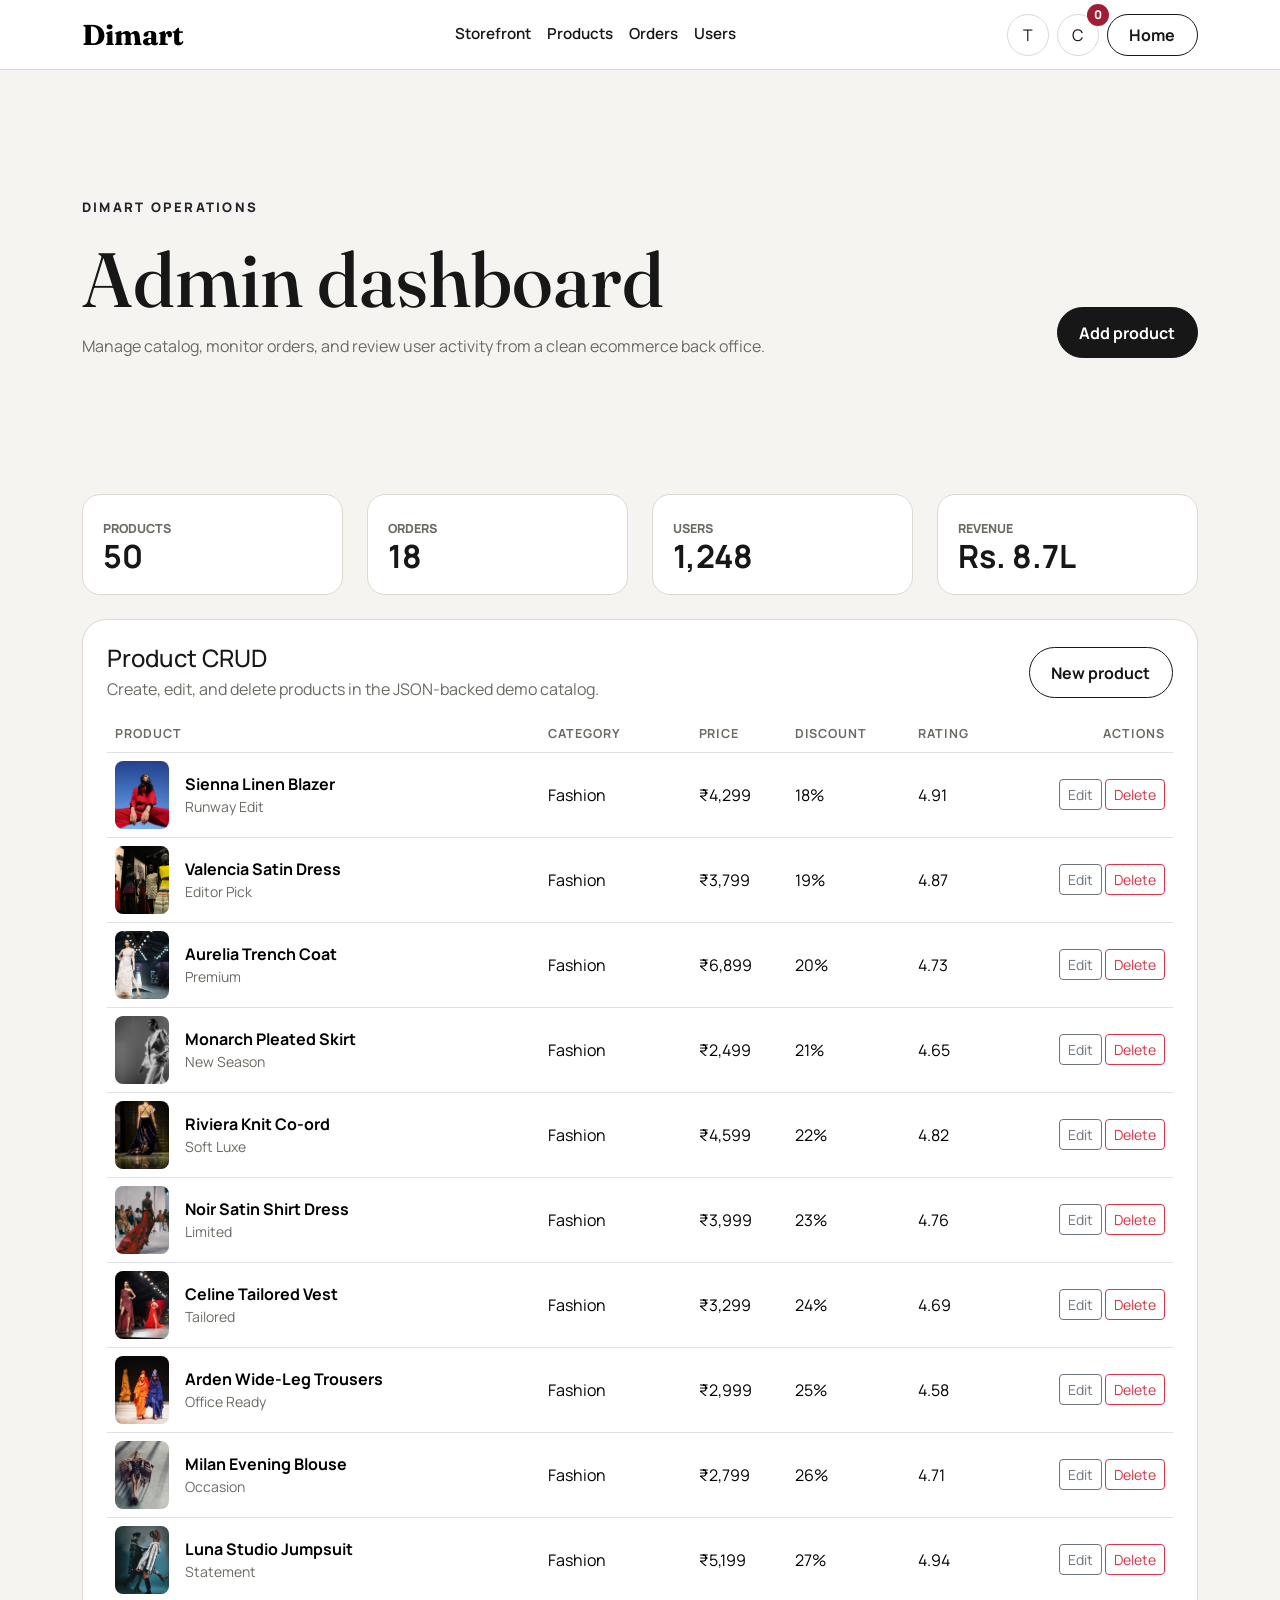
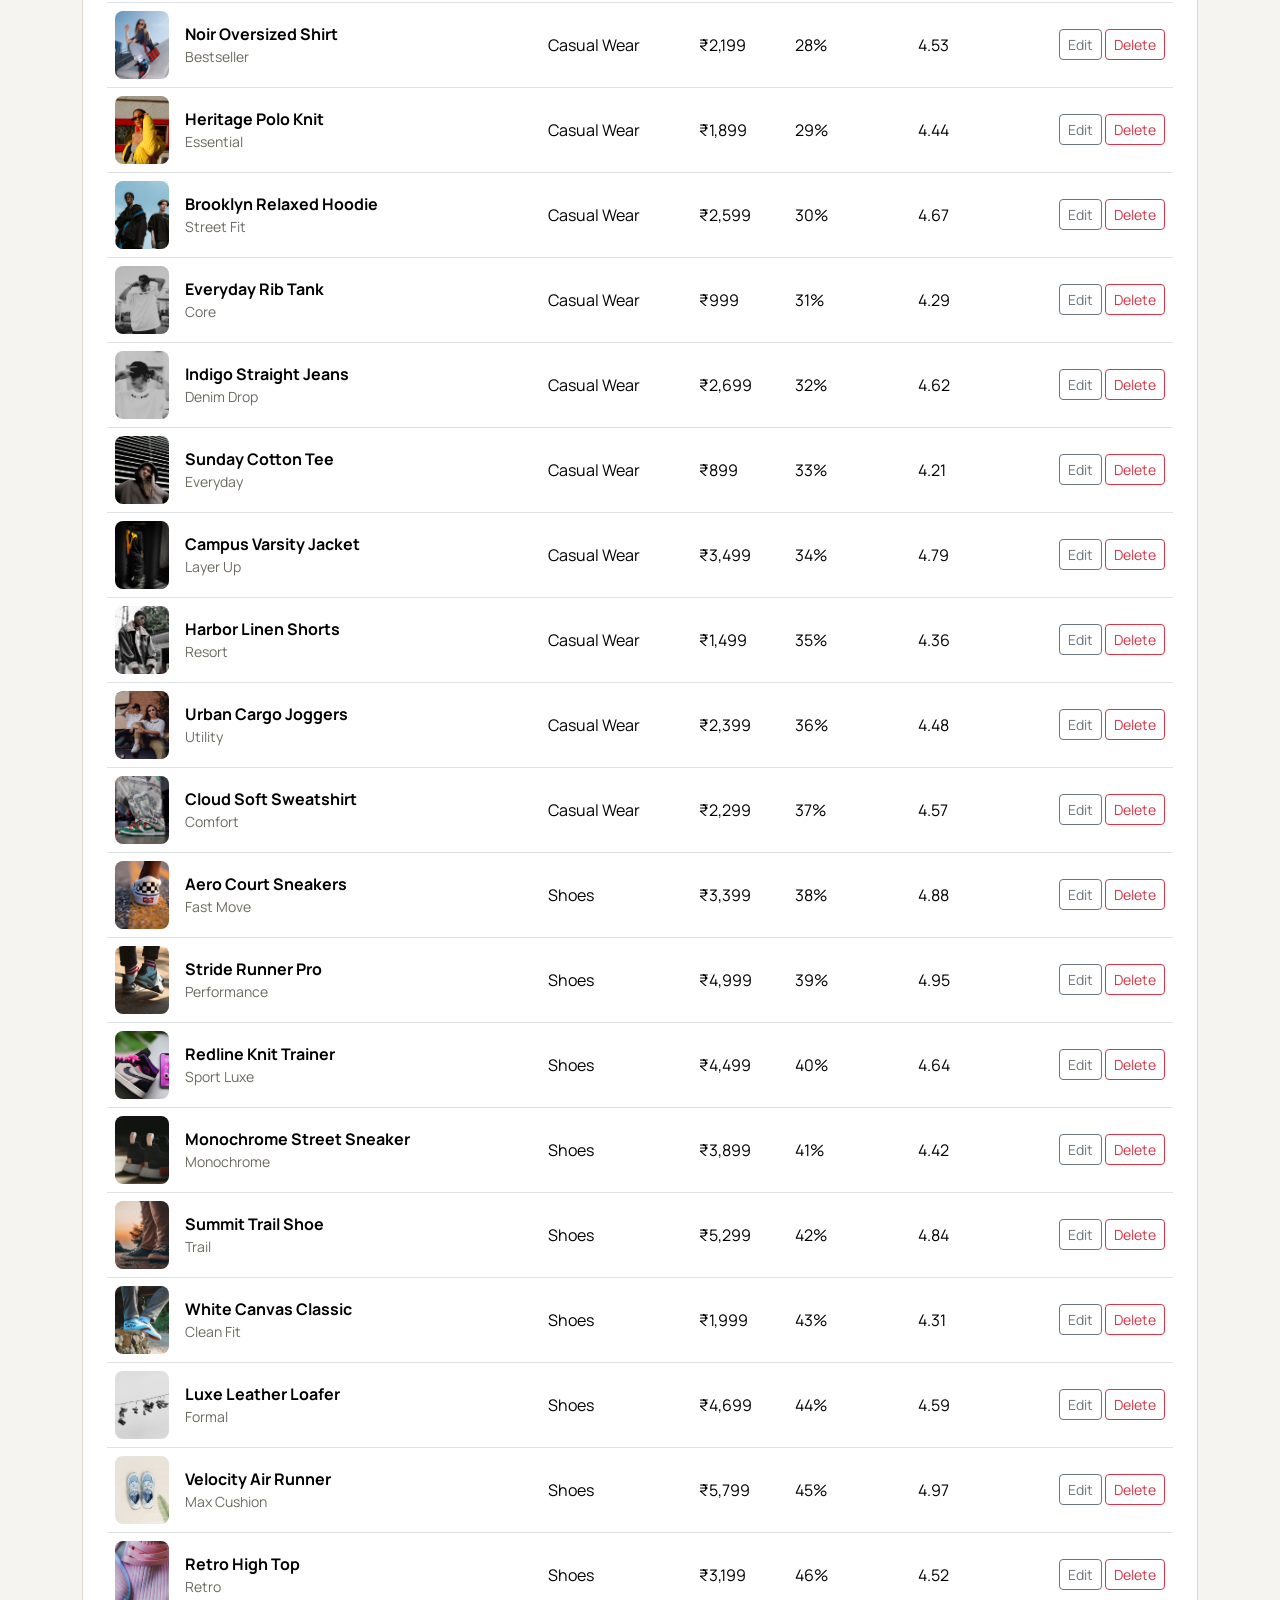
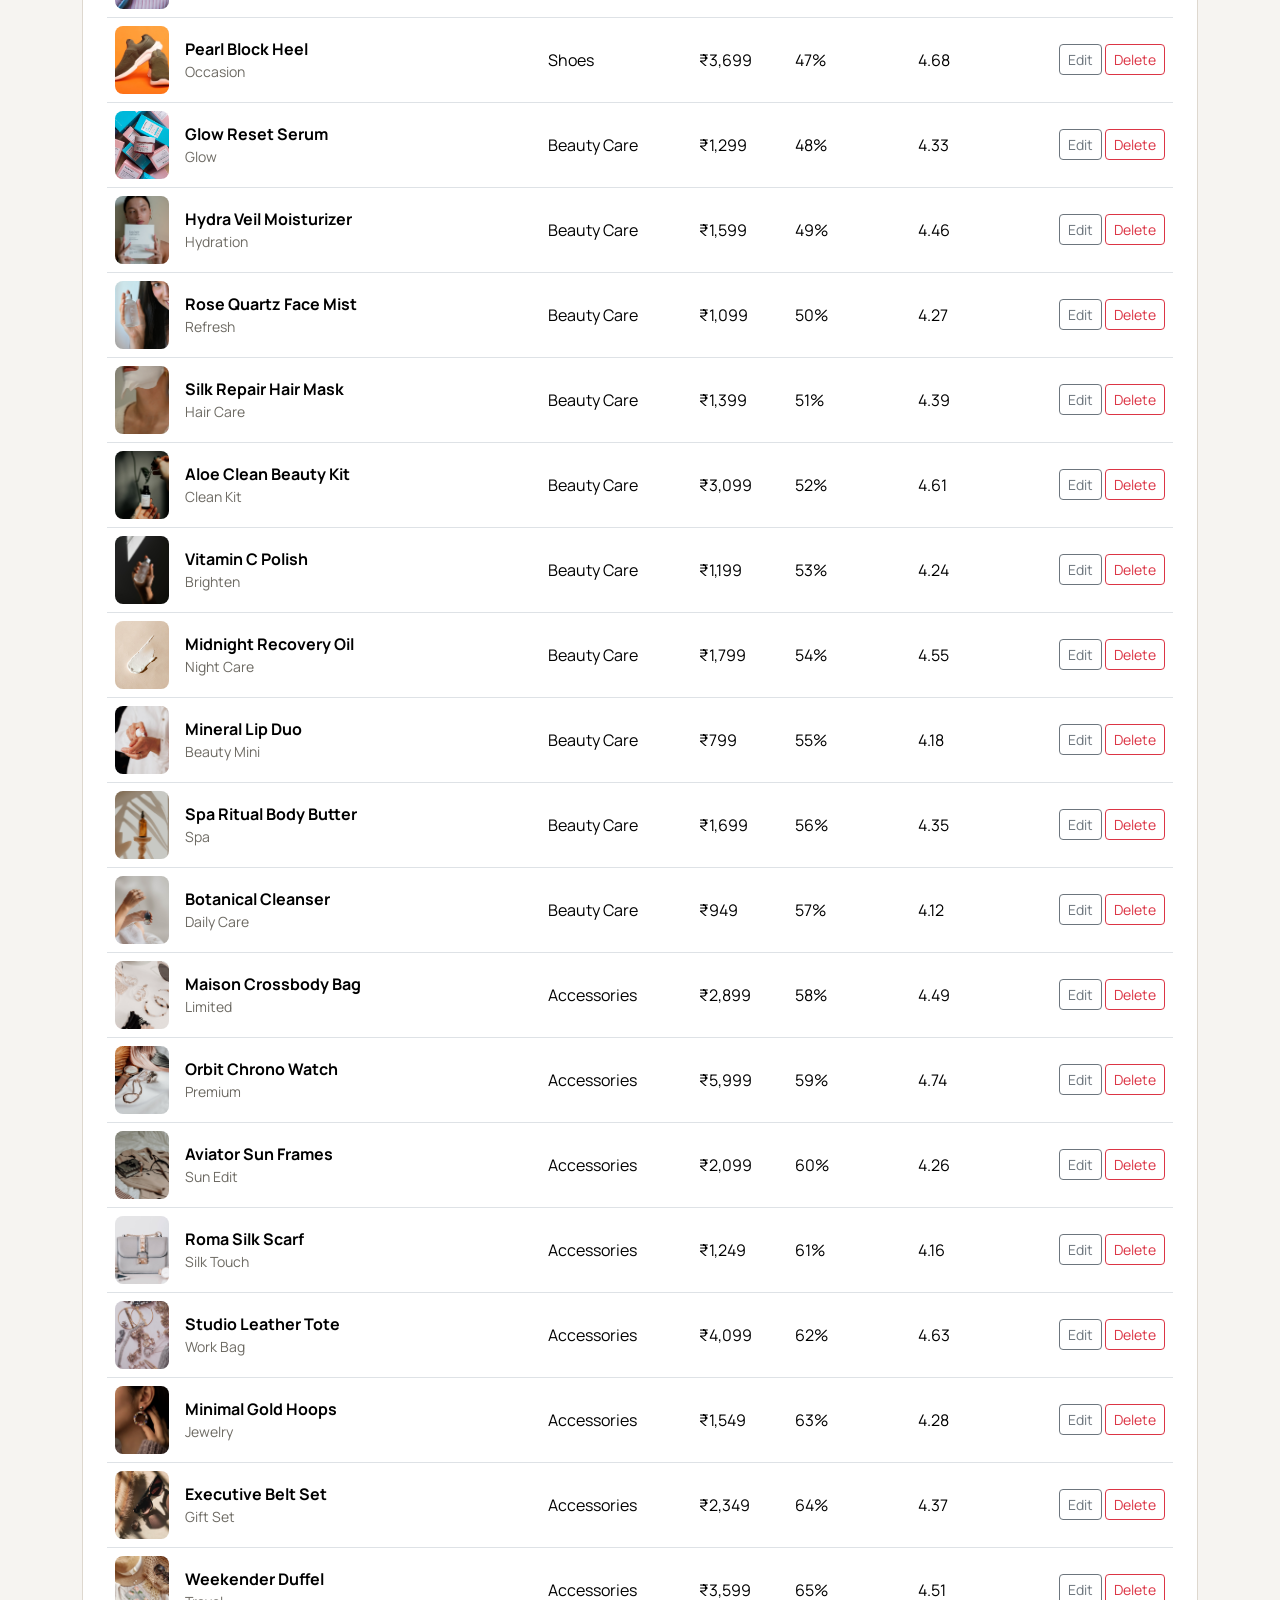
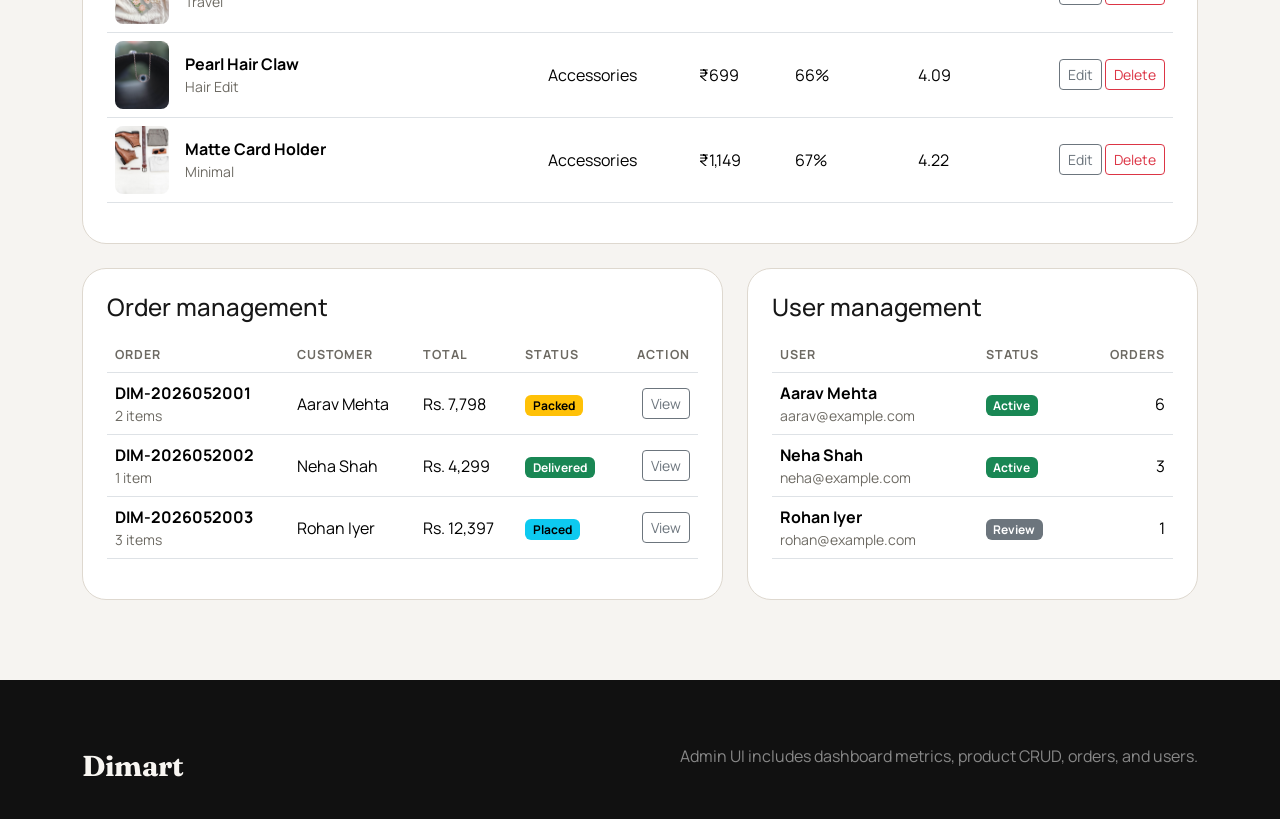
<file: src/main/resources/static/admin.html>
<!doctype html>
<html lang="en">
<head>
  <meta charset="utf-8">
  <meta name="viewport" content="width=device-width, initial-scale=1">
  <title>Admin Dashboard | Dimart</title>
  <link rel="preconnect" href="https://fonts.googleapis.com">
  <link rel="preconnect" href="https://fonts.gstatic.com" crossorigin>
  <link href="https://fonts.googleapis.com/css2?family=Fraunces:opsz,wght@9..144,400;9..144,600;9..144,700&family=Manrope:wght@400;500;600;700;800&display=swap" rel="stylesheet">
  <link href="https://cdn.jsdelivr.net/npm/bootstrap@5.3.3/dist/css/bootstrap.min.css" rel="stylesheet">
  <link rel="stylesheet" href="css/styles.css">
</head>
<body>
  <nav class="navbar navbar-expand-lg sticky-top">
    <div class="container">
      <a class="navbar-brand" href="index.html">Dimart</a>
      <button class="navbar-toggler" type="button" data-bs-toggle="collapse" data-bs-target="#mainNav" aria-controls="mainNav" aria-expanded="false" aria-label="Toggle navigation">
        <span class="navbar-toggler-icon"></span>
      </button>
      <div class="collapse navbar-collapse" id="mainNav">
        <ul class="navbar-nav mx-auto mb-2 mb-lg-0">
          <li class="nav-item"><a class="nav-link" href="products.html">Storefront</a></li>
          <li class="nav-item"><a class="nav-link" href="#productsAdmin">Products</a></li>
          <li class="nav-item"><a class="nav-link" href="#ordersAdmin">Orders</a></li>
          <li class="nav-item"><a class="nav-link" href="#usersAdmin">Users</a></li>
        </ul>
        <div class="d-flex align-items-center gap-2 ms-lg-3">
          <button class="icon-btn" type="button" data-theme-toggle aria-label="Toggle dark and light theme">T</button>
          <a class="icon-btn position-relative" href="cart.html" aria-label="Open cart">C<span class="cart-badge position-absolute top-0 start-100 translate-middle" data-cart-count>0</span></a>
          <a class="btn btn-dm-outline py-2 d-none d-lg-inline-flex" href="index.html">Home</a>
        </div>
      </div>
    </div>
  </nav>

  <main>
    <section class="page-hero">
      <div class="container">
        <div class="row align-items-end">
          <div class="col-lg-8">
            <p class="hero-kicker text-dark">Dimart operations</p>
            <h1>Admin dashboard</h1>
            <p class="text-muted-dm mb-0">Manage catalog, monitor orders, and review user activity from a clean ecommerce back office.</p>
          </div>
          <div class="col-lg-4 text-lg-end mt-3 mt-lg-0">
            <button class="btn btn-dm" id="addProductButton" type="button">Add product</button>
          </div>
        </div>
      </div>
    </section>

    <section class="section-pad section-band">
      <div class="container">
        <div class="row g-4 mb-4">
          <div class="col-6 col-xl-3">
            <div class="admin-metric"><span>Products</span><strong id="metricProducts">0</strong></div>
          </div>
          <div class="col-6 col-xl-3">
            <div class="admin-metric"><span>Orders</span><strong id="metricOrders">0</strong></div>
          </div>
          <div class="col-6 col-xl-3">
            <div class="admin-metric"><span>Users</span><strong id="metricUsers">0</strong></div>
          </div>
          <div class="col-6 col-xl-3">
            <div class="admin-metric"><span>Revenue</span><strong id="metricRevenue">Rs. 0</strong></div>
          </div>
        </div>

        <div class="admin-panel p-3 p-lg-4 mb-4" id="productsAdmin">
          <div class="d-flex flex-wrap justify-content-between align-items-center gap-3 mb-3">
            <div>
              <h2 class="h4 mb-1">Product CRUD</h2>
              <p class="text-muted-dm mb-0">Create, edit, and delete products in the JSON-backed demo catalog.</p>
            </div>
            <button class="btn btn-dm-outline" type="button" id="addProductButtonSecondary">New product</button>
          </div>
          <div class="table-responsive">
            <table class="table align-middle">
              <thead>
                <tr>
                  <th>Product</th>
                  <th>Category</th>
                  <th>Price</th>
                  <th>Discount</th>
                  <th>Rating</th>
                  <th class="text-end">Actions</th>
                </tr>
              </thead>
              <tbody id="adminProductsTable"></tbody>
            </table>
          </div>
        </div>

        <div class="row g-4">
          <div class="col-xl-7">
            <div class="admin-panel p-3 p-lg-4 h-100" id="ordersAdmin">
              <h2 class="h4 mb-3">Order management</h2>
              <div class="table-responsive">
                <table class="table align-middle">
                  <thead>
                    <tr>
                      <th>Order</th>
                      <th>Customer</th>
                      <th>Total</th>
                      <th>Status</th>
                      <th class="text-end">Action</th>
                    </tr>
                  </thead>
                  <tbody>
                    <tr>
                      <td><strong>DIM-2026052001</strong><div class="text-muted-dm small">2 items</div></td>
                      <td>Aarav Mehta</td>
                      <td>Rs. 7,798</td>
                      <td><span class="badge text-bg-warning">Packed</span></td>
                      <td class="text-end"><button class="btn btn-sm btn-outline-secondary" type="button">View</button></td>
                    </tr>
                    <tr>
                      <td><strong>DIM-2026052002</strong><div class="text-muted-dm small">1 item</div></td>
                      <td>Neha Shah</td>
                      <td>Rs. 4,299</td>
                      <td><span class="badge text-bg-success">Delivered</span></td>
                      <td class="text-end"><button class="btn btn-sm btn-outline-secondary" type="button">View</button></td>
                    </tr>
                    <tr>
                      <td><strong>DIM-2026052003</strong><div class="text-muted-dm small">3 items</div></td>
                      <td>Rohan Iyer</td>
                      <td>Rs. 12,397</td>
                      <td><span class="badge text-bg-info">Placed</span></td>
                      <td class="text-end"><button class="btn btn-sm btn-outline-secondary" type="button">View</button></td>
                    </tr>
                  </tbody>
                </table>
              </div>
            </div>
          </div>

          <div class="col-xl-5">
            <div class="admin-panel p-3 p-lg-4 h-100" id="usersAdmin">
              <h2 class="h4 mb-3">User management</h2>
              <div class="table-responsive">
                <table class="table align-middle">
                  <thead>
                    <tr>
                      <th>User</th>
                      <th>Status</th>
                      <th class="text-end">Orders</th>
                    </tr>
                  </thead>
                  <tbody>
                    <tr>
                      <td><strong>Aarav Mehta</strong><div class="text-muted-dm small">aarav@example.com</div></td>
                      <td><span class="badge text-bg-success">Active</span></td>
                      <td class="text-end">6</td>
                    </tr>
                    <tr>
                      <td><strong>Neha Shah</strong><div class="text-muted-dm small">neha@example.com</div></td>
                      <td><span class="badge text-bg-success">Active</span></td>
                      <td class="text-end">3</td>
                    </tr>
                    <tr>
                      <td><strong>Rohan Iyer</strong><div class="text-muted-dm small">rohan@example.com</div></td>
                      <td><span class="badge text-bg-secondary">Review</span></td>
                      <td class="text-end">1</td>
                    </tr>
                  </tbody>
                </table>
              </div>
            </div>
          </div>
        </div>
      </div>
    </section>
  </main>

  <div class="modal fade" id="productModal" tabindex="-1" aria-labelledby="productModalLabel" aria-hidden="true">
    <div class="modal-dialog modal-lg modal-dialog-scrollable">
      <div class="modal-content">
        <form id="productForm" class="needs-validation" novalidate>
          <div class="modal-header">
            <h2 class="modal-title h5" id="productModalLabel">Add product</h2>
            <button type="button" class="btn-close" data-bs-dismiss="modal" aria-label="Close"></button>
          </div>
          <div class="modal-body">
            <input type="hidden" id="productId">
            <div class="row g-3">
              <div class="col-md-8">
                <label class="form-label" for="productName">Product name</label>
                <input class="form-control" id="productName" required>
                <div class="invalid-feedback">Product name is required.</div>
              </div>
              <div class="col-md-4">
                <label class="form-label" for="productCategory">Category</label>
                <select class="form-select" id="productCategory" required>
                  <option>Fashion</option>
                  <option>Casual Wear</option>
                  <option>Shoes</option>
                  <option>Beauty Care</option>
                  <option>Accessories</option>
                </select>
              </div>
              <div class="col-md-4">
                <label class="form-label" for="productPrice">Price</label>
                <input class="form-control" id="productPrice" type="number" min="1" required>
              </div>
              <div class="col-md-4">
                <label class="form-label" for="productComparePrice">Compare price</label>
                <input class="form-control" id="productComparePrice" type="number" min="1" required>
              </div>
              <div class="col-md-4">
                <label class="form-label" for="productDiscount">Discount %</label>
                <input class="form-control" id="productDiscount" type="number" min="0" max="90" required>
              </div>
              <div class="col-md-4">
                <label class="form-label" for="productRating">Rating</label>
                <input class="form-control" id="productRating" type="number" min="0" max="5" step="0.1" required>
              </div>
              <div class="col-md-8">
                <label class="form-label" for="productBadge">Badge</label>
                <input class="form-control" id="productBadge" required>
              </div>
              <div class="col-12">
                <label class="form-label" for="productImage">Image URL</label>
                <input class="form-control" id="productImage" type="url" required>
              </div>
              <div class="col-12">
                <label class="form-label" for="productDescription">Description</label>
                <textarea class="form-control" id="productDescription" rows="4" required></textarea>
              </div>
            </div>
          </div>
          <div class="modal-footer">
            <button type="button" class="btn btn-dm-outline" data-bs-dismiss="modal">Cancel</button>
            <button type="submit" class="btn btn-dm">Save product</button>
          </div>
        </form>
      </div>
    </div>
  </div>

  <footer class="footer">
    <div class="container d-flex flex-wrap justify-content-between gap-3">
      <span class="navbar-brand">Dimart</span>
      <span class="text-white-50">Admin UI includes dashboard metrics, product CRUD, orders, and users.</span>
    </div>
  </footer>

  <script src="https://code.jquery.com/jquery-3.7.1.min.js"></script>
  <script src="https://cdn.jsdelivr.net/npm/bootstrap@5.3.3/dist/js/bootstrap.bundle.min.js" defer></script>
  <script src="data/products-data.js" defer></script>
  <script src="js/app.js" defer></script>
  <script src="js/admin.js" defer></script>
</body>
</html>
</file>
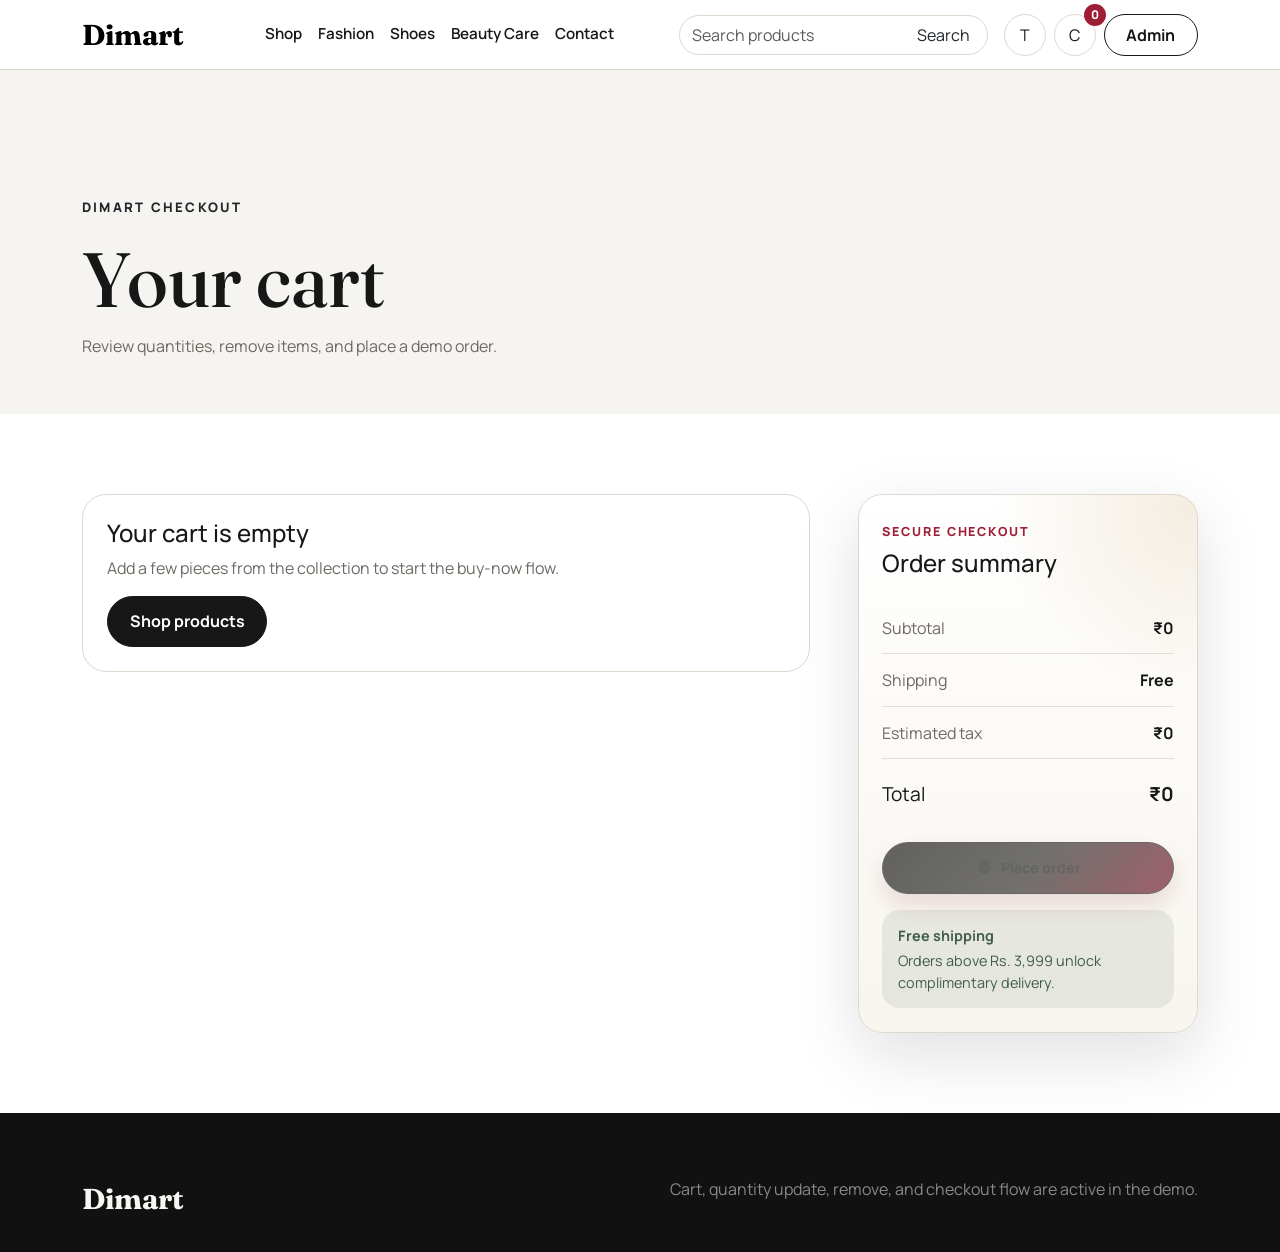
<file: src/main/resources/static/cart.html>
<!doctype html>
<html lang="en">
<head>
  <meta charset="utf-8">
  <meta name="viewport" content="width=device-width, initial-scale=1">
  <title>Cart | Dimart</title>
  <link rel="preconnect" href="https://fonts.googleapis.com">
  <link rel="preconnect" href="https://fonts.gstatic.com" crossorigin>
  <link href="https://fonts.googleapis.com/css2?family=Fraunces:opsz,wght@9..144,400;9..144,600;9..144,700&family=Manrope:wght@400;500;600;700;800&display=swap" rel="stylesheet">
  <link href="https://cdn.jsdelivr.net/npm/bootstrap@5.3.3/dist/css/bootstrap.min.css" rel="stylesheet">
  <link rel="stylesheet" href="css/styles.css">
</head>
<body>
  <nav class="navbar navbar-expand-lg sticky-top">
    <div class="container">
      <a class="navbar-brand" href="index.html">Dimart</a>
      <button class="navbar-toggler" type="button" data-bs-toggle="collapse" data-bs-target="#mainNav" aria-controls="mainNav" aria-expanded="false" aria-label="Toggle navigation">
        <span class="navbar-toggler-icon"></span>
      </button>
      <div class="collapse navbar-collapse" id="mainNav">
        <ul class="navbar-nav mx-auto mb-2 mb-lg-0">
          <li class="nav-item"><a class="nav-link" href="products.html">Shop</a></li>
          <li class="nav-item"><a class="nav-link" href="products.html?category=Fashion">Fashion</a></li>
          <li class="nav-item"><a class="nav-link" href="products.html?category=Shoes">Shoes</a></li>
          <li class="nav-item"><a class="nav-link" href="products.html?category=Beauty%20Care">Beauty Care</a></li>
          <li class="nav-item"><a class="nav-link" href="contact.html">Contact</a></li>
        </ul>
        <form class="d-flex search-pill" data-nav-search>
          <input class="form-control" type="search" placeholder="Search products" aria-label="Search products">
          <button class="btn px-3" type="submit">Search</button>
        </form>
        <div class="d-flex align-items-center gap-2 ms-lg-3">
          <button class="icon-btn" type="button" data-theme-toggle aria-label="Toggle dark and light theme">T</button>
          <a class="icon-btn position-relative" href="cart.html" aria-label="Open cart">C<span class="cart-badge position-absolute top-0 start-100 translate-middle" data-cart-count>0</span></a>
          <a class="btn btn-dm-outline py-2 d-none d-lg-inline-flex" href="admin.html">Admin</a>
        </div>
      </div>
    </div>
  </nav>

  <main>
    <section class="page-hero">
      <div class="container">
        <p class="hero-kicker text-dark">Dimart checkout</p>
        <h1>Your cart</h1>
        <p class="text-muted-dm mb-0">Review quantities, remove items, and place a demo order.</p>
      </div>
    </section>

    <section class="section-pad">
      <div class="container">
        <div class="row g-5">
          <div class="col-lg-8">
            <div id="emptyCart" class="summary-panel p-4">
              <h2 class="h4">Your cart is empty</h2>
              <p class="text-muted-dm">Add a few pieces from the collection to start the buy-now flow.</p>
              <a class="btn btn-dm" href="products.html">Shop products</a>
            </div>
            <div id="cartList" class="cart-stack"></div>
          </div>
          <aside class="col-lg-4">
            <div class="summary-panel checkout-card position-sticky" style="top:96px;">
              <span class="eyebrow">Secure checkout</span>
              <h2 class="h4 mb-4">Order summary</h2>
              <div class="summary-row">
                <span>Subtotal</span>
                <strong id="cartSubtotal">Rs. 0</strong>
              </div>
              <div class="summary-row">
                <span>Shipping</span>
                <strong id="cartShipping">Free</strong>
              </div>
              <div class="summary-row">
                <span>Estimated tax</span>
                <strong id="cartTax">Rs. 0</strong>
              </div>
              <div class="summary-total">
                <span>Total</span>
                <strong id="cartTotal">Rs. 0</strong>
              </div>
              <button class="btn btn-buy-luxe checkout-btn w-100" id="checkoutButton" type="button">
                <svg aria-hidden="true" viewBox="0 0 24 24" width="17" height="17">
                  <path d="M12 1 4 5v6c0 5 3.4 9.7 8 11 4.6-1.3 8-6 8-11V5l-8-4Zm-1 15-4-4 1.4-1.4 2.6 2.6 5.6-5.6L18 9l-7 7Z"></path>
                </svg>
                Place order
              </button>
              <div class="checkout-note">
                <strong>Free shipping</strong>
                <span>Orders above Rs. 3,999 unlock complimentary delivery.</span>
              </div>
            </div>
          </aside>
        </div>
      </div>
    </section>
  </main>

  <footer class="footer">
    <div class="container d-flex flex-wrap justify-content-between gap-3">
      <span class="navbar-brand">Dimart</span>
      <span class="text-white-50">Cart, quantity update, remove, and checkout flow are active in the demo.</span>
    </div>
  </footer>

  <script src="https://code.jquery.com/jquery-3.7.1.min.js"></script>
  <script src="https://cdn.jsdelivr.net/npm/bootstrap@5.3.3/dist/js/bootstrap.bundle.min.js" defer></script>
  <script src="data/products-data.js" defer></script>
  <script src="js/app.js" defer></script>
  <script src="js/cart.js" defer></script>
</body>
</html>
</file>
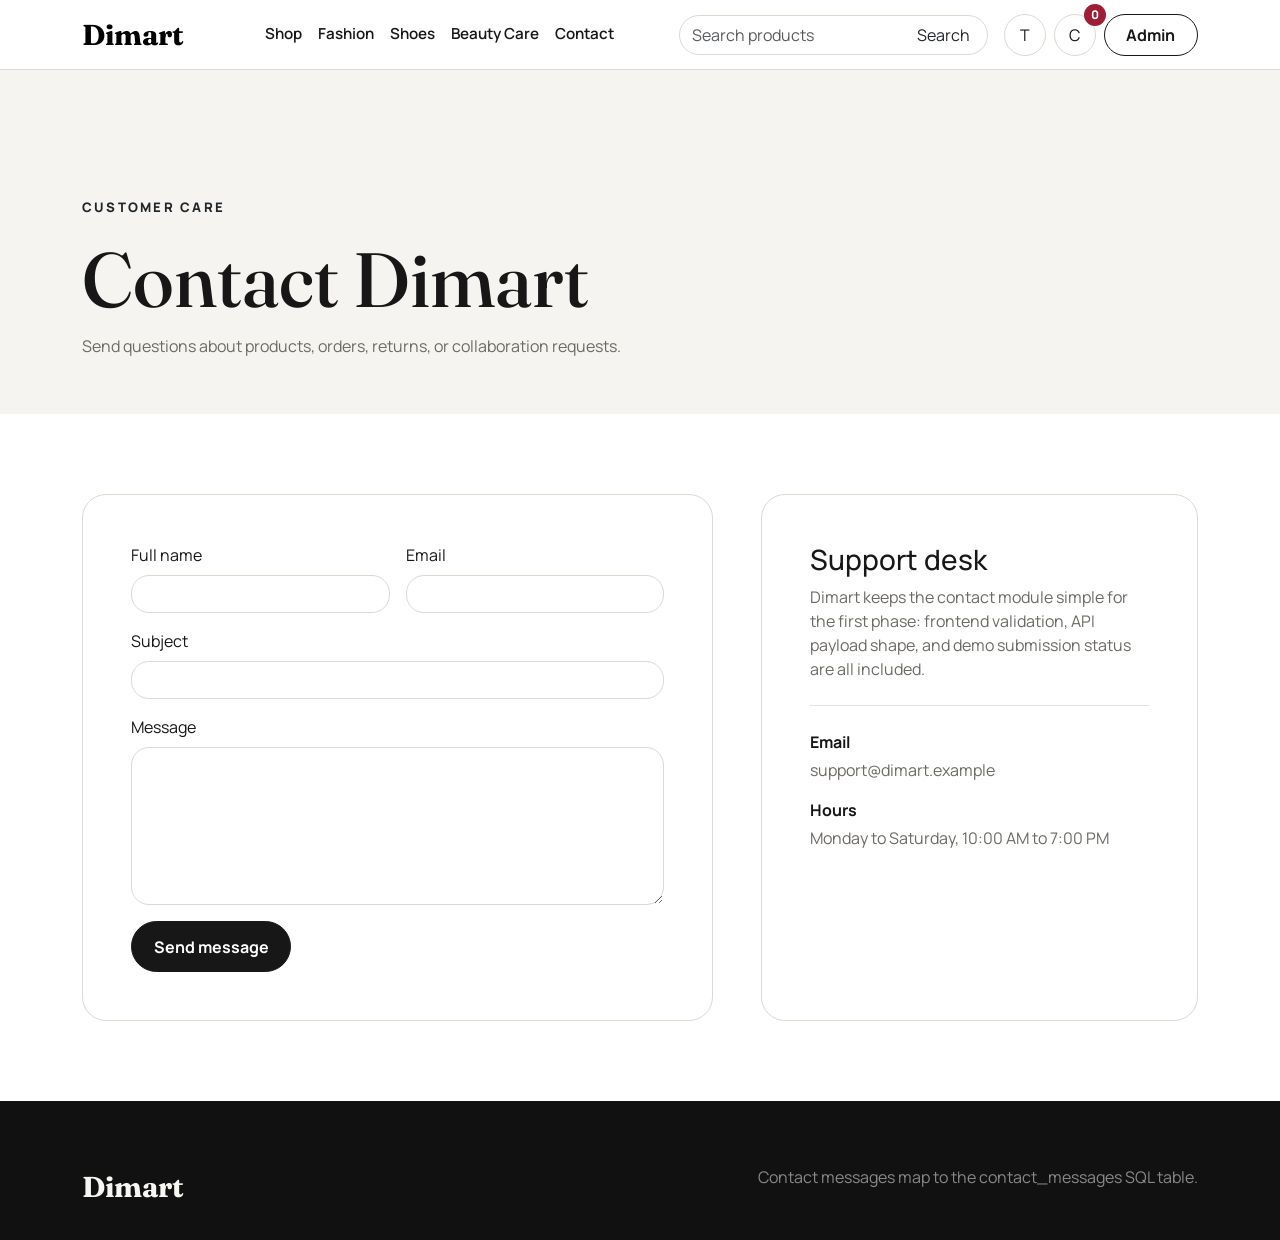
<file: src/main/resources/static/contact.html>
<!doctype html>
<html lang="en">
<head>
  <meta charset="utf-8">
  <meta name="viewport" content="width=device-width, initial-scale=1">
  <title>Contact | Dimart</title>
  <link rel="preconnect" href="https://fonts.googleapis.com">
  <link rel="preconnect" href="https://fonts.gstatic.com" crossorigin>
  <link href="https://fonts.googleapis.com/css2?family=Fraunces:opsz,wght@9..144,400;9..144,600;9..144,700&family=Manrope:wght@400;500;600;700;800&display=swap" rel="stylesheet">
  <link href="https://cdn.jsdelivr.net/npm/bootstrap@5.3.3/dist/css/bootstrap.min.css" rel="stylesheet">
  <link rel="stylesheet" href="css/styles.css">
</head>
<body>
  <nav class="navbar navbar-expand-lg sticky-top">
    <div class="container">
      <a class="navbar-brand" href="index.html">Dimart</a>
      <button class="navbar-toggler" type="button" data-bs-toggle="collapse" data-bs-target="#mainNav" aria-controls="mainNav" aria-expanded="false" aria-label="Toggle navigation">
        <span class="navbar-toggler-icon"></span>
      </button>
      <div class="collapse navbar-collapse" id="mainNav">
        <ul class="navbar-nav mx-auto mb-2 mb-lg-0">
          <li class="nav-item"><a class="nav-link" href="products.html">Shop</a></li>
          <li class="nav-item"><a class="nav-link" href="products.html?category=Fashion">Fashion</a></li>
          <li class="nav-item"><a class="nav-link" href="products.html?category=Shoes">Shoes</a></li>
          <li class="nav-item"><a class="nav-link" href="products.html?category=Beauty%20Care">Beauty Care</a></li>
          <li class="nav-item"><a class="nav-link" href="contact.html">Contact</a></li>
        </ul>
        <form class="d-flex search-pill" data-nav-search>
          <input class="form-control" type="search" placeholder="Search products" aria-label="Search products">
          <button class="btn px-3" type="submit">Search</button>
        </form>
        <div class="d-flex align-items-center gap-2 ms-lg-3">
          <button class="icon-btn" type="button" data-theme-toggle aria-label="Toggle dark and light theme">T</button>
          <a class="icon-btn position-relative" href="cart.html" aria-label="Open cart">C<span class="cart-badge position-absolute top-0 start-100 translate-middle" data-cart-count>0</span></a>
          <a class="btn btn-dm-outline py-2 d-none d-lg-inline-flex" href="admin.html">Admin</a>
        </div>
      </div>
    </div>
  </nav>

  <main>
    <section class="page-hero">
      <div class="container">
        <p class="hero-kicker text-dark">Customer care</p>
        <h1>Contact Dimart</h1>
        <p class="text-muted-dm mb-0">Send questions about products, orders, returns, or collaboration requests.</p>
      </div>
    </section>

    <section class="section-pad">
      <div class="container">
        <div class="row g-5">
          <div class="col-lg-7">
            <div class="contact-panel p-4 p-lg-5">
              <form id="contactForm" class="needs-validation" novalidate>
                <div class="row g-3">
                  <div class="col-md-6">
                    <label class="form-label" for="fullName">Full name</label>
                    <input class="form-control" id="fullName" name="fullName" required maxlength="120">
                    <div class="invalid-feedback">Enter your name.</div>
                  </div>
                  <div class="col-md-6">
                    <label class="form-label" for="email">Email</label>
                    <input class="form-control" id="email" name="email" type="email" required maxlength="160">
                    <div class="invalid-feedback">Enter a valid email.</div>
                  </div>
                  <div class="col-12">
                    <label class="form-label" for="subject">Subject</label>
                    <input class="form-control" id="subject" name="subject" required maxlength="160">
                    <div class="invalid-feedback">Add a subject.</div>
                  </div>
                  <div class="col-12">
                    <label class="form-label" for="message">Message</label>
                    <textarea class="form-control" id="message" name="message" rows="6" required minlength="10" maxlength="1200"></textarea>
                    <div class="invalid-feedback">Message must be at least 10 characters.</div>
                  </div>
                  <div class="col-12">
                    <button class="btn btn-dm" type="submit">Send message</button>
                  </div>
                </div>
              </form>
              <div id="contactStatus" class="mt-4 d-none" role="status"></div>
            </div>
          </div>
          <div class="col-lg-5">
            <div class="summary-panel p-4 p-lg-5 h-100">
              <h2 class="h3">Support desk</h2>
              <p class="text-muted-dm">Dimart keeps the contact module simple for the first phase: frontend validation, API payload shape, and demo submission status are all included.</p>
              <div class="border-top pt-4 mt-4">
                <p class="mb-1"><strong>Email</strong></p>
                <p class="text-muted-dm">support@dimart.example</p>
                <p class="mb-1"><strong>Hours</strong></p>
                <p class="text-muted-dm mb-0">Monday to Saturday, 10:00 AM to 7:00 PM</p>
              </div>
            </div>
          </div>
        </div>
      </div>
    </section>
  </main>

  <footer class="footer">
    <div class="container d-flex flex-wrap justify-content-between gap-3">
      <span class="navbar-brand">Dimart</span>
      <span class="text-white-50">Contact messages map to the contact_messages SQL table.</span>
    </div>
  </footer>

  <script src="https://code.jquery.com/jquery-3.7.1.min.js"></script>
  <script src="https://cdn.jsdelivr.net/npm/bootstrap@5.3.3/dist/js/bootstrap.bundle.min.js" defer></script>
  <script src="data/products-data.js" defer></script>
  <script src="js/app.js" defer></script>
  <script src="js/contact.js" defer></script>
</body>
</html>
</file>
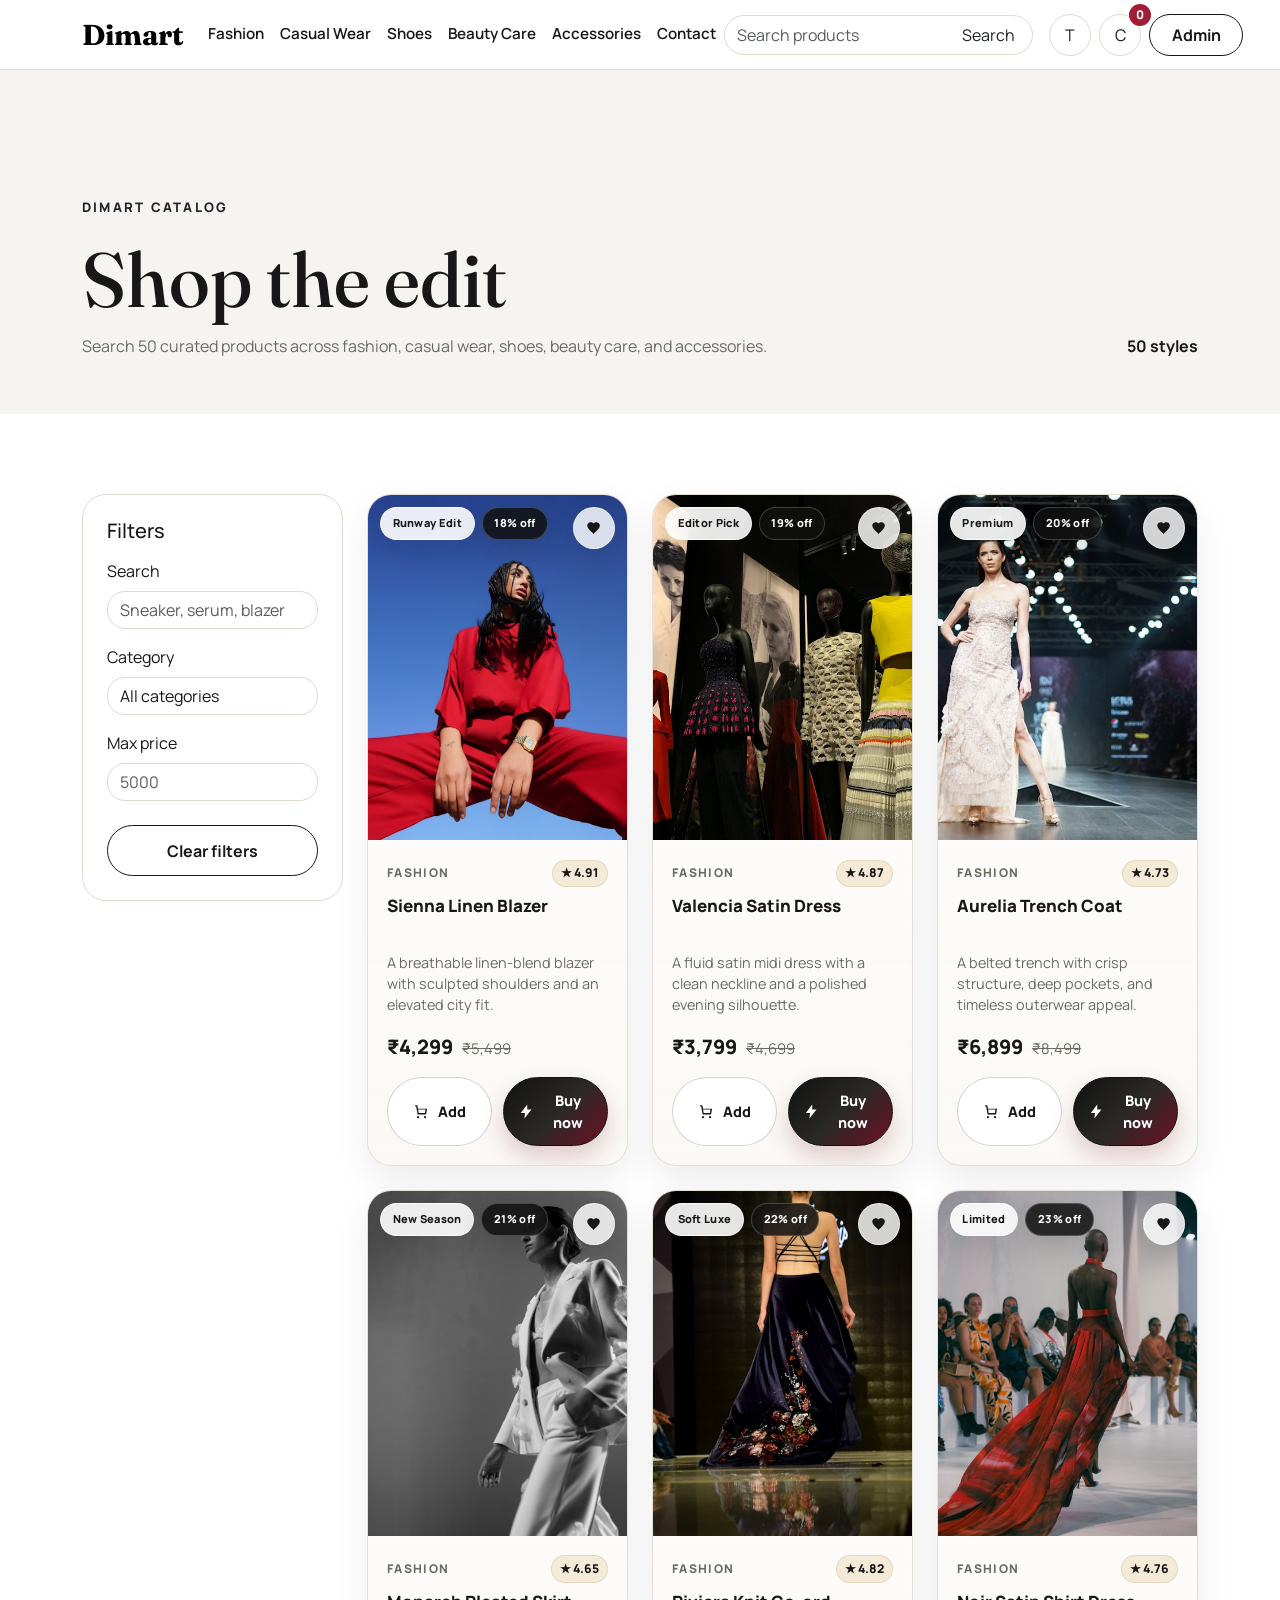
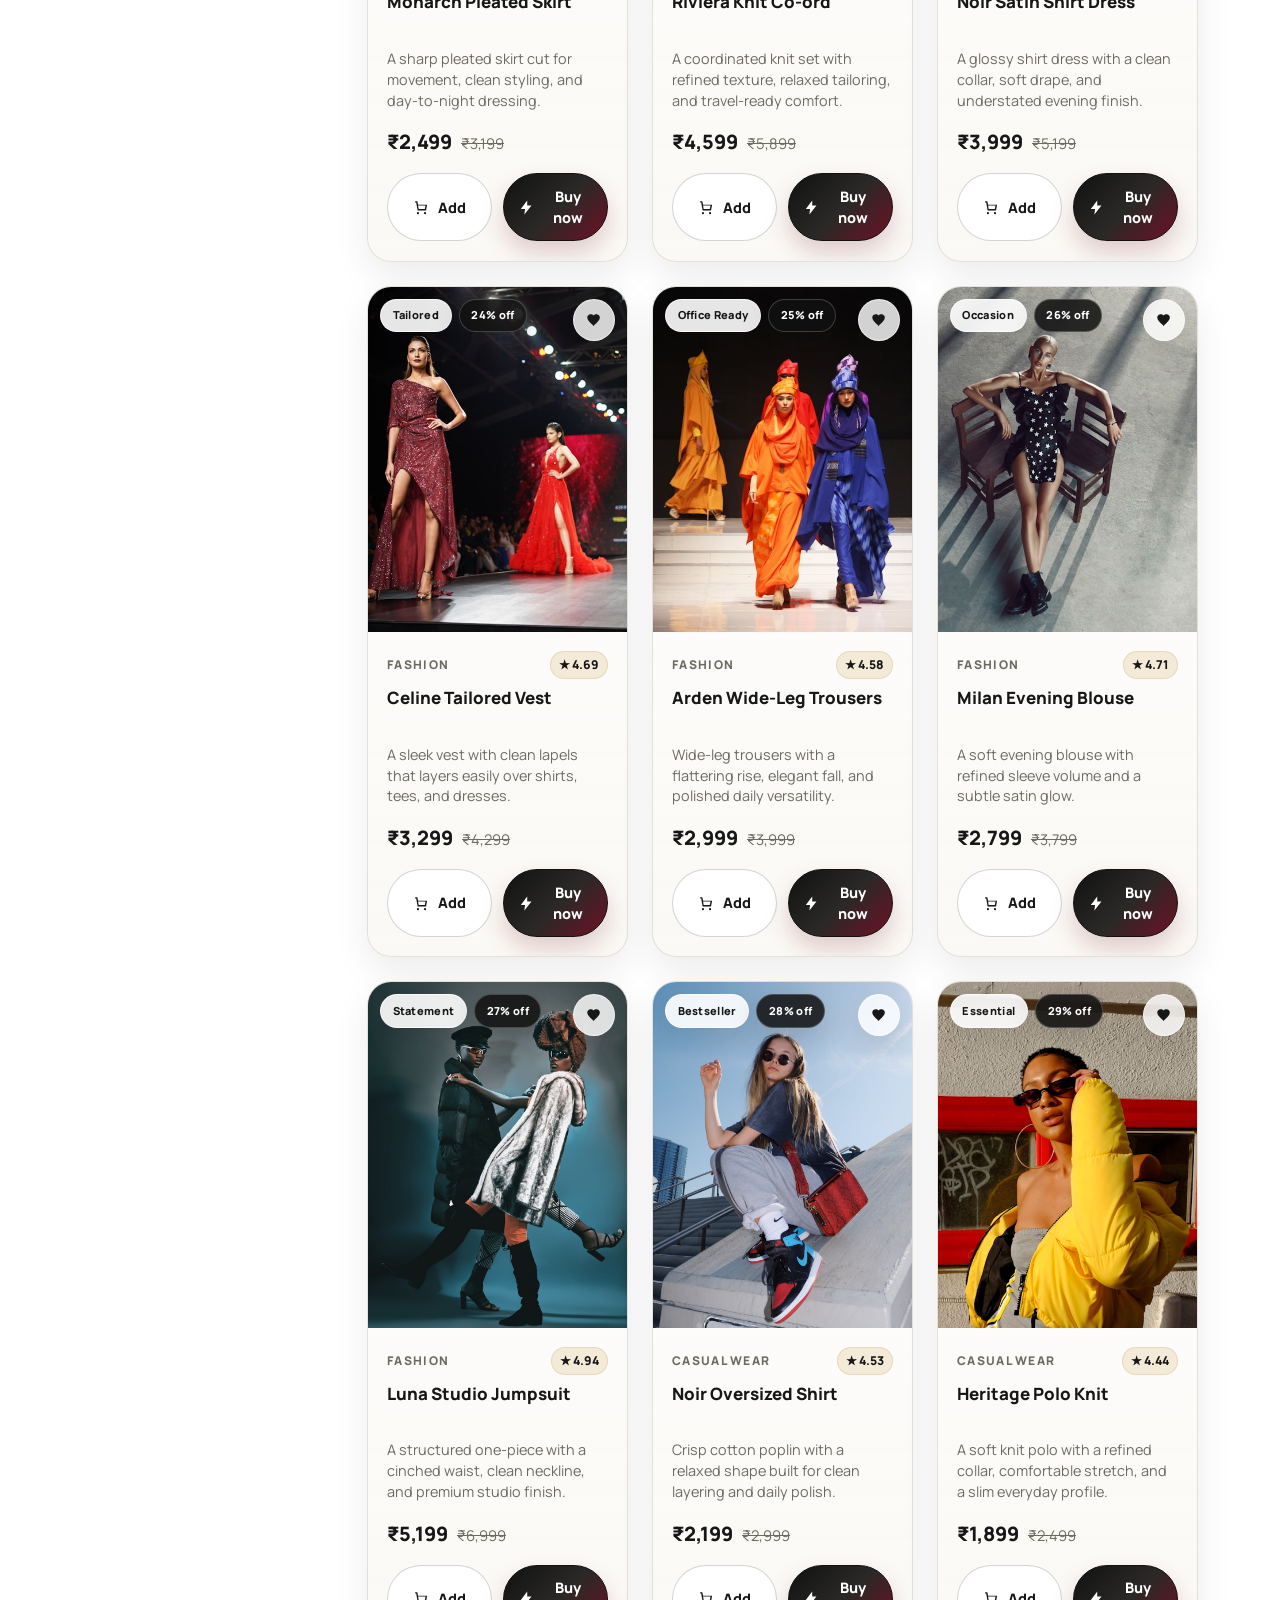
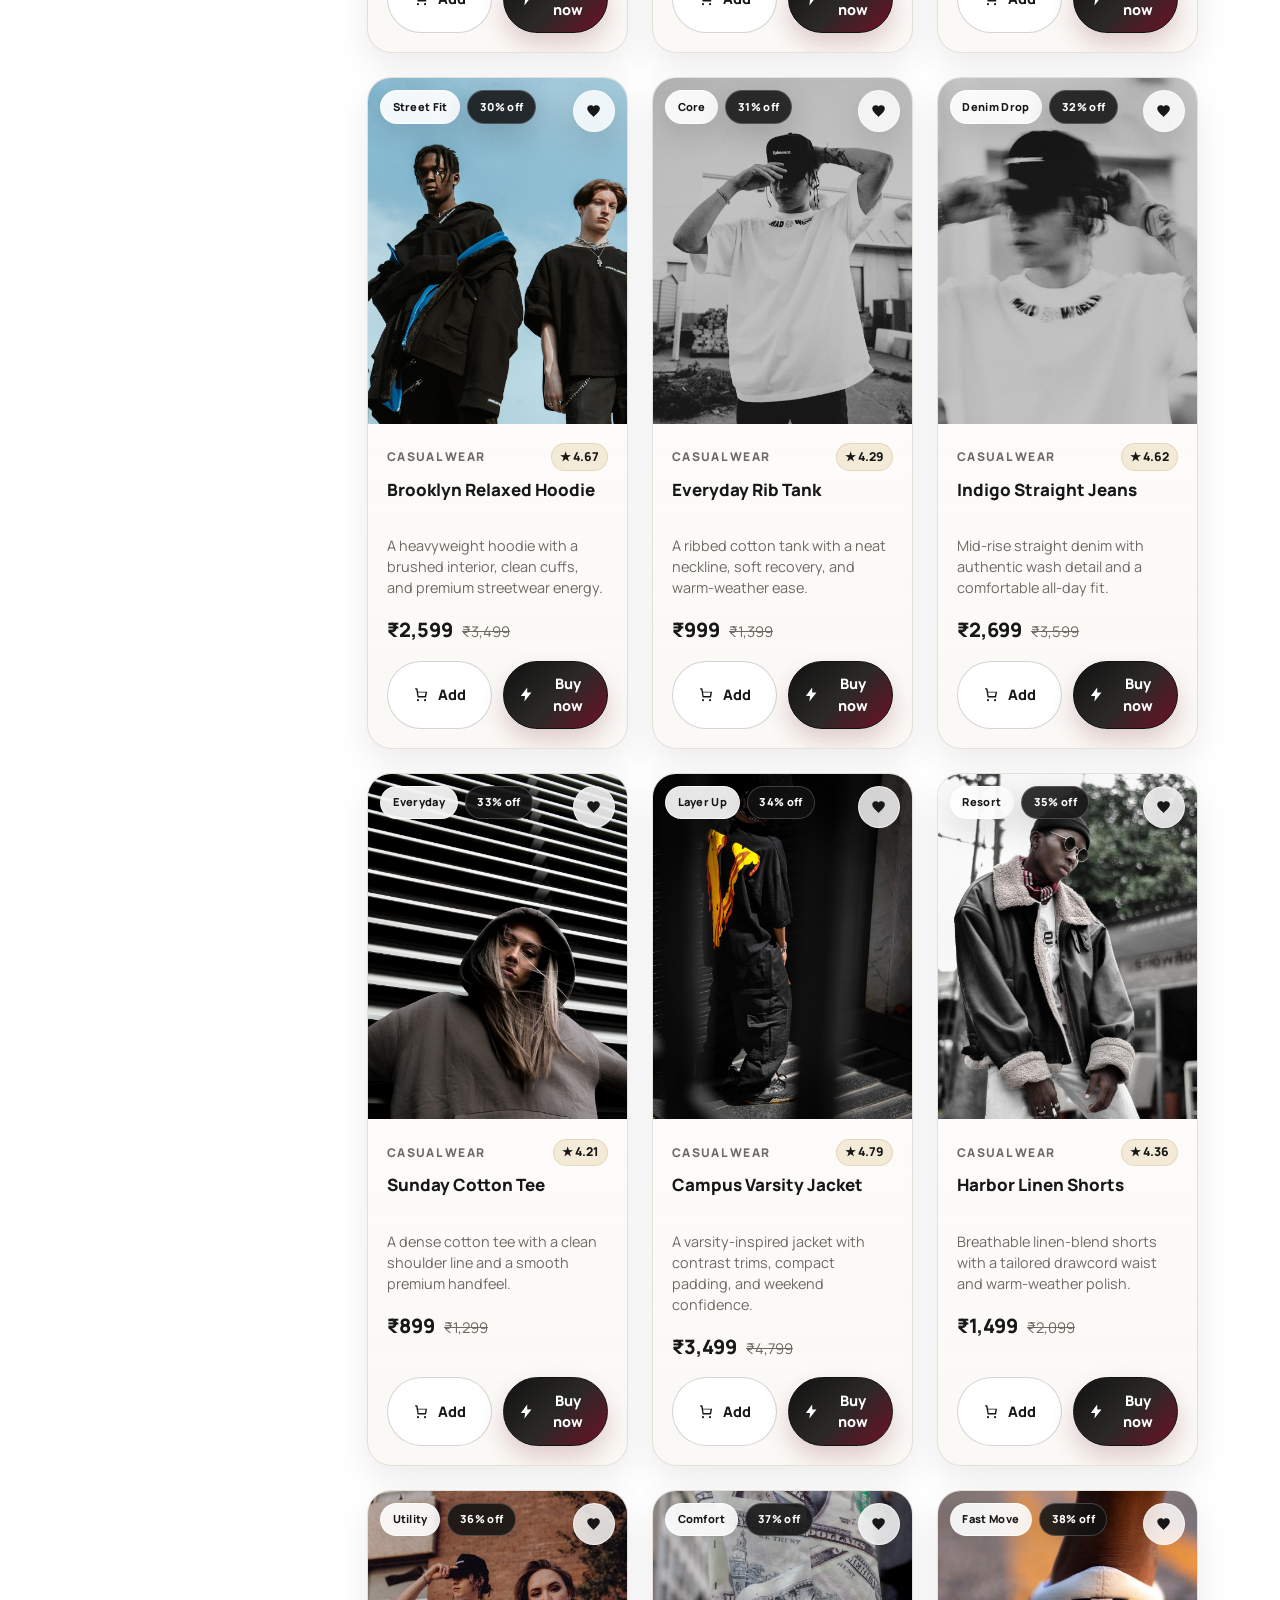
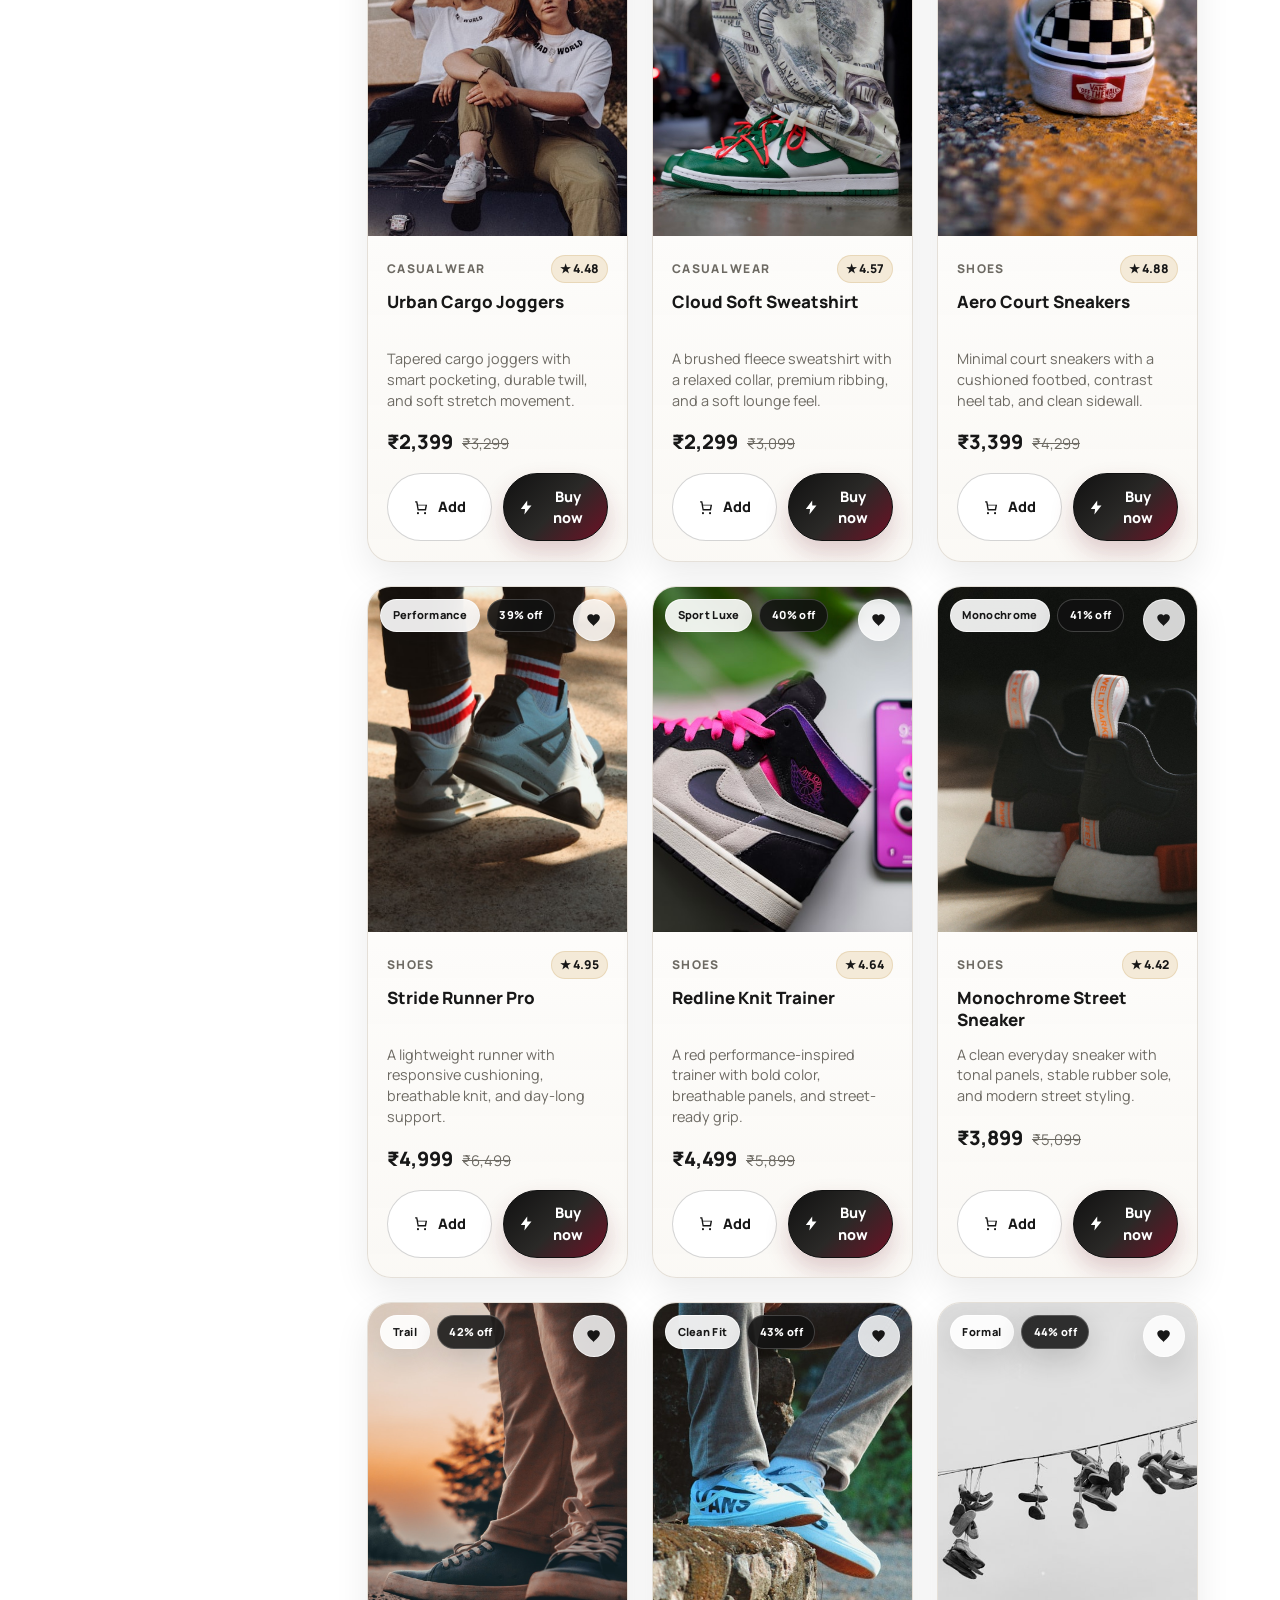
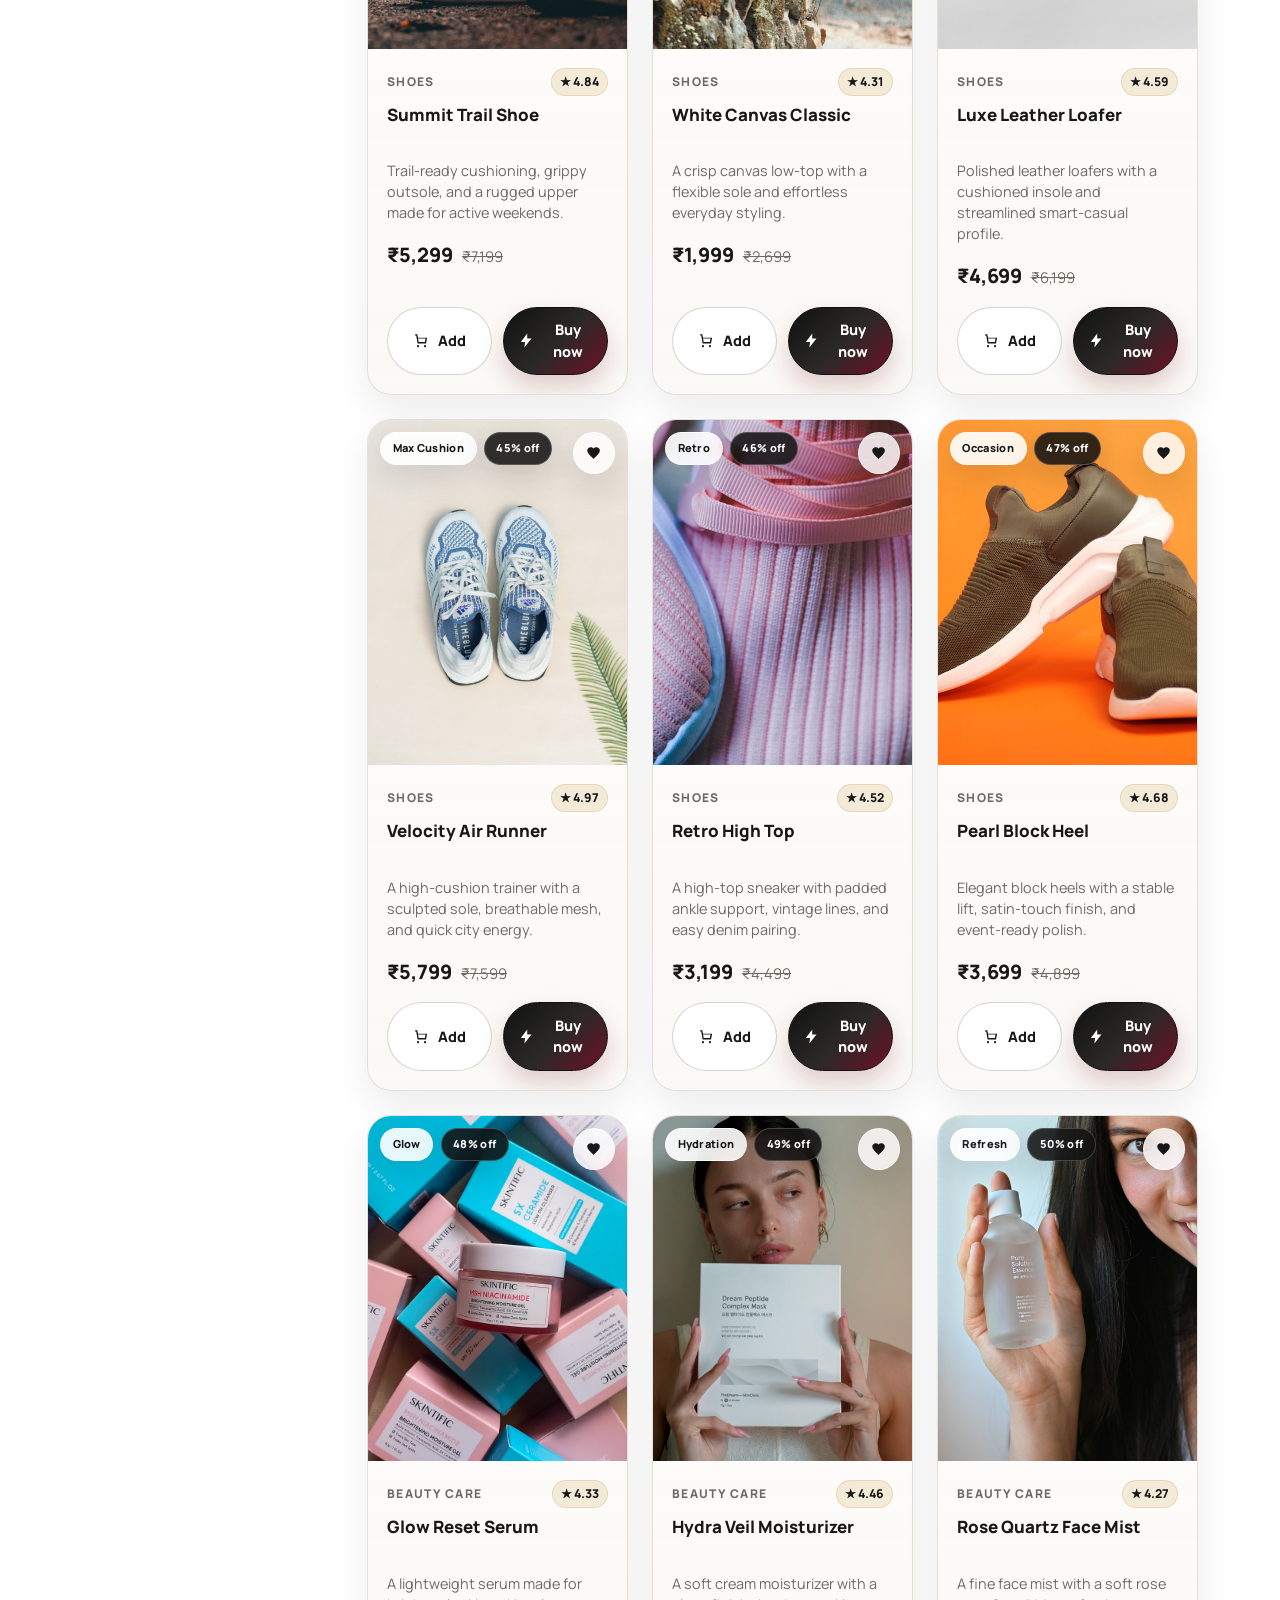
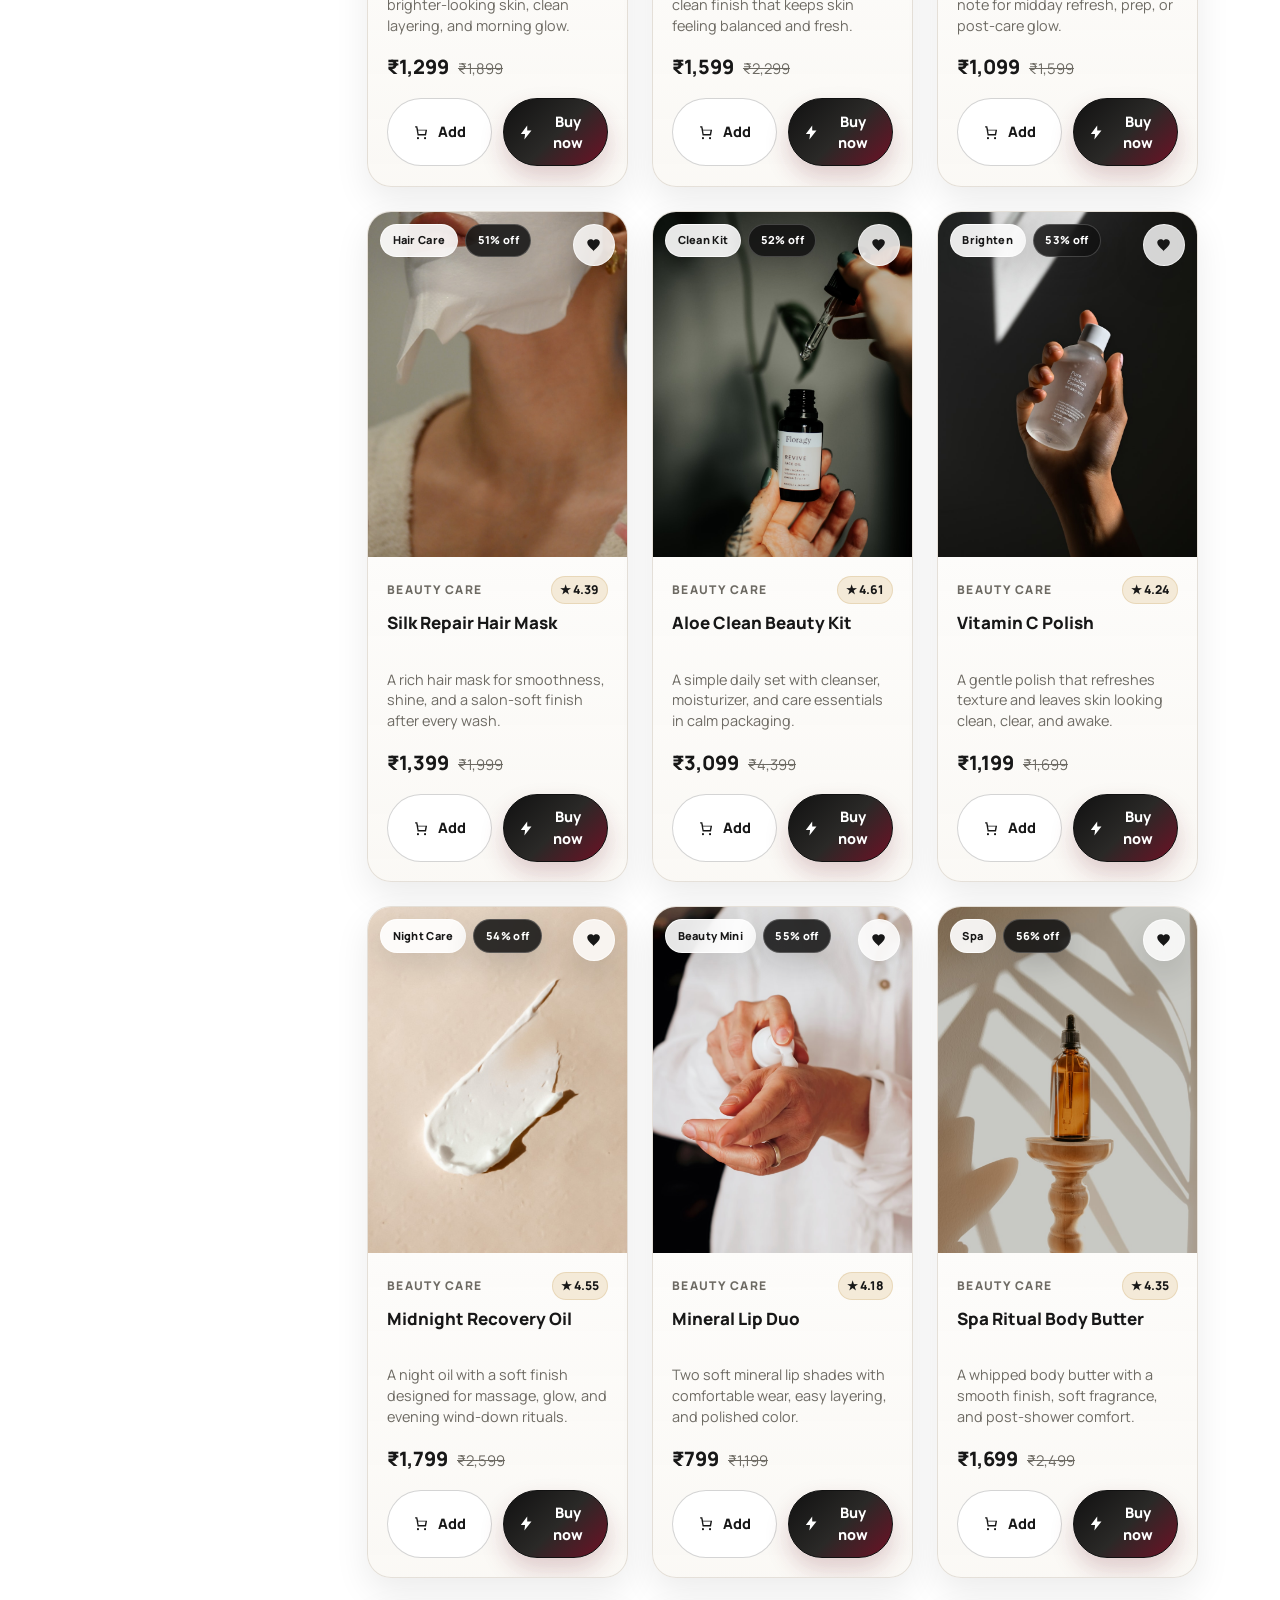
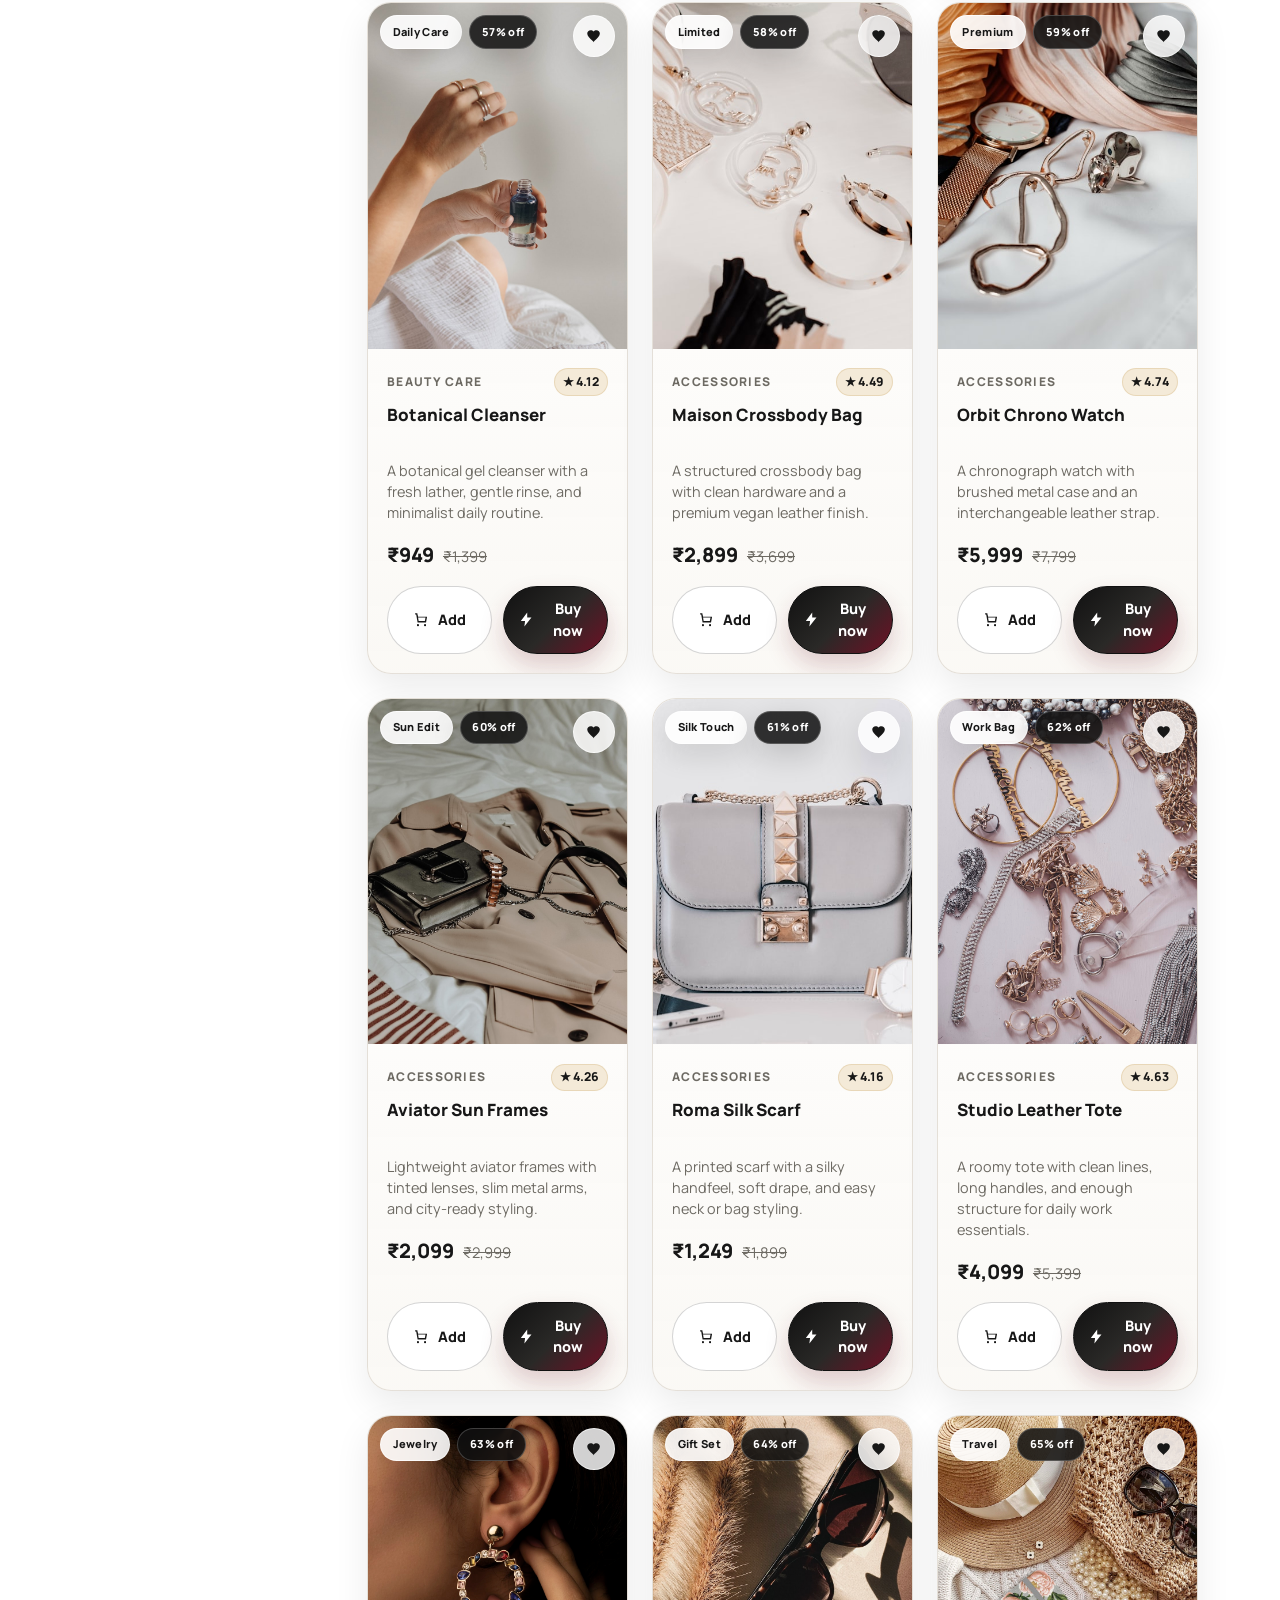
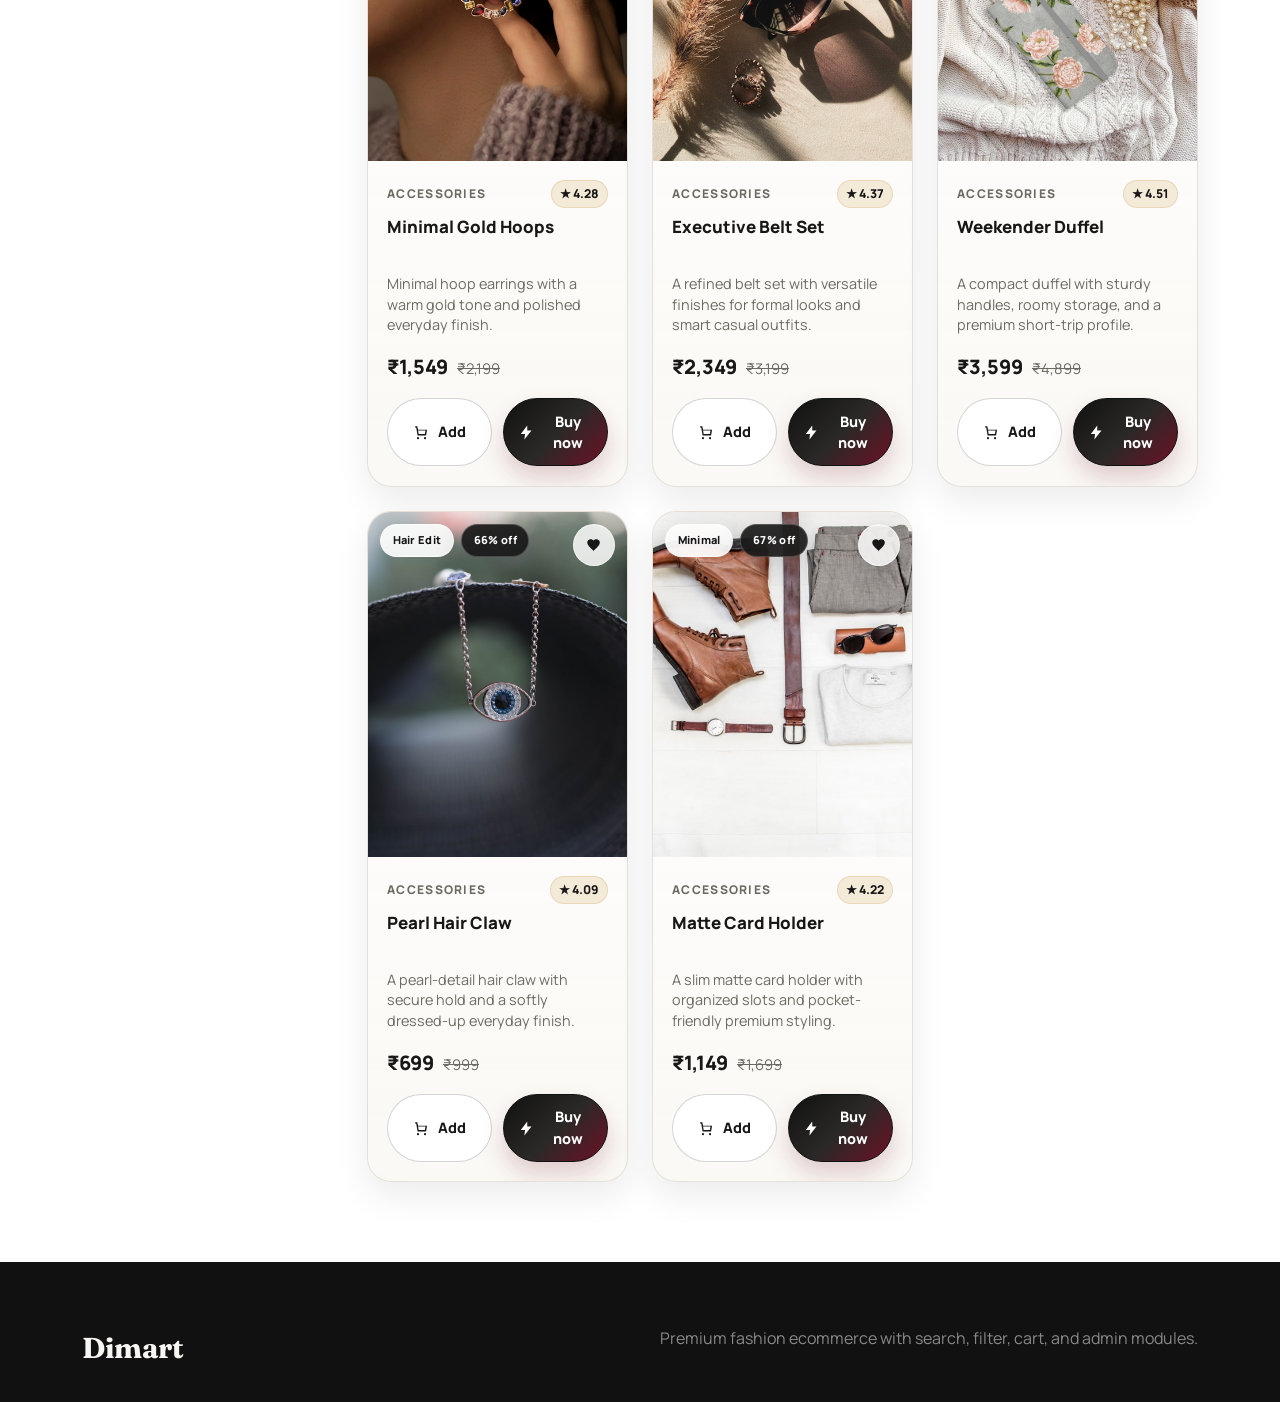
<file: src/main/resources/static/products.html>
<!doctype html>
<html lang="en">
<head>
  <meta charset="utf-8">
  <meta name="viewport" content="width=device-width, initial-scale=1">
  <title>Shop Products | Dimart</title>
  <link rel="preconnect" href="https://fonts.googleapis.com">
  <link rel="preconnect" href="https://fonts.gstatic.com" crossorigin>
  <link href="https://fonts.googleapis.com/css2?family=Fraunces:opsz,wght@9..144,400;9..144,600;9..144,700&family=Manrope:wght@400;500;600;700;800&display=swap" rel="stylesheet">
  <link href="https://cdn.jsdelivr.net/npm/bootstrap@5.3.3/dist/css/bootstrap.min.css" rel="stylesheet">
  <link rel="stylesheet" href="css/styles.css">
</head>
<body>
  <nav class="navbar navbar-expand-lg sticky-top">
    <div class="container">
      <a class="navbar-brand" href="index.html">Dimart</a>
      <button class="navbar-toggler" type="button" data-bs-toggle="collapse" data-bs-target="#mainNav" aria-controls="mainNav" aria-expanded="false" aria-label="Toggle navigation">
        <span class="navbar-toggler-icon"></span>
      </button>
      <div class="collapse navbar-collapse" id="mainNav">
        <ul class="navbar-nav mx-auto mb-2 mb-lg-0">
          <li class="nav-item"><a class="nav-link" href="products.html?category=Fashion">Fashion</a></li>
          <li class="nav-item"><a class="nav-link" href="products.html?category=Casual%20Wear">Casual Wear</a></li>
          <li class="nav-item"><a class="nav-link" href="products.html?category=Shoes">Shoes</a></li>
          <li class="nav-item"><a class="nav-link" href="products.html?category=Beauty%20Care">Beauty Care</a></li>
          <li class="nav-item"><a class="nav-link" href="products.html?category=Accessories">Accessories</a></li>
          <li class="nav-item"><a class="nav-link" href="contact.html">Contact</a></li>
        </ul>
        <form class="d-flex search-pill" data-nav-search>
          <input class="form-control" type="search" placeholder="Search products" aria-label="Search products">
          <button class="btn px-3" type="submit">Search</button>
        </form>
        <div class="d-flex align-items-center gap-2 ms-lg-3">
          <button class="icon-btn" type="button" data-theme-toggle aria-label="Toggle dark and light theme">T</button>
          <a class="icon-btn position-relative" href="cart.html" aria-label="Open cart">C<span class="cart-badge position-absolute top-0 start-100 translate-middle" data-cart-count>0</span></a>
          <a class="btn btn-dm-outline py-2 d-none d-lg-inline-flex" href="admin.html">Admin</a>
        </div>
      </div>
    </div>
  </nav>

  <main>
    <section class="page-hero">
      <div class="container">
        <div class="row align-items-end">
          <div class="col-lg-8">
            <p class="hero-kicker text-dark">Dimart catalog</p>
            <h1>Shop the edit</h1>
            <p class="text-muted-dm mb-0">Search 50 curated products across fashion, casual wear, shoes, beauty care, and accessories.</p>
          </div>
          <div class="col-lg-4 text-lg-end mt-3 mt-lg-0">
            <strong data-result-count>0 styles</strong>
          </div>
        </div>
      </div>
    </section>

    <section class="section-pad">
      <div class="container">
        <div class="row g-4">
          <aside class="col-lg-3">
            <div class="filter-panel p-4 position-sticky" style="top:96px;">
              <h2 class="h5 mb-3">Filters</h2>
              <div class="mb-3">
                <label class="form-label" for="filterSearch">Search</label>
                <input class="form-control" id="filterSearch" data-filter-input type="search" placeholder="Sneaker, serum, blazer">
              </div>
              <div class="mb-3">
                <label class="form-label" for="filterCategory">Category</label>
                <select class="form-select" id="filterCategory" data-filter-input>
                  <option value="">All categories</option>
                  <option>Fashion</option>
                  <option>Casual Wear</option>
                  <option>Shoes</option>
                  <option>Beauty Care</option>
                  <option>Accessories</option>
                </select>
              </div>
              <div class="mb-4">
                <label class="form-label" for="filterMaxPrice">Max price</label>
                <input class="form-control" id="filterMaxPrice" data-filter-input type="number" min="0" step="100" placeholder="5000">
              </div>
              <button class="btn btn-dm-outline w-100" type="button" id="clearFilters">Clear filters</button>
            </div>
          </aside>
          <div class="col-lg-9">
            <div class="row g-4" id="productListing"></div>
          </div>
        </div>
      </div>
    </section>
  </main>

  <footer class="footer">
    <div class="container d-flex flex-wrap justify-content-between gap-3">
      <span class="navbar-brand">Dimart</span>
      <span class="text-white-50">Premium fashion ecommerce with search, filter, cart, and admin modules.</span>
    </div>
  </footer>

  <script src="https://code.jquery.com/jquery-3.7.1.min.js"></script>
  <script src="https://cdn.jsdelivr.net/npm/bootstrap@5.3.3/dist/js/bootstrap.bundle.min.js" defer></script>
  <script src="data/products-data.js" defer></script>
  <script src="js/app.js" defer></script>
</body>
</html>
</file>
<file: src/main/resources/static/css/styles.css>
:root {
  --dm-bg: #ffffff;
  --dm-surface: #f6f4f1;
  --dm-ink: #171717;
  --dm-muted: #6d6a63;
  --dm-line: #ded8cf;
  --dm-accent: #9f1d35;
  --dm-accent-dark: #701325;
  --dm-gold: #b78a3b;
  --dm-green: #405d4c;
  --dm-teal: #245b67;
  --dm-shadow: 0 22px 65px rgba(17, 17, 17, 0.13);
  --dm-soft-shadow: 0 14px 35px rgba(17, 17, 17, 0.08);
  --dm-radius: 18px;
  --dm-radius-sm: 12px;
  --dm-font-body: "Manrope", "Segoe UI", Arial, sans-serif;
  --dm-font-display: "Fraunces", Georgia, serif;
}

[data-theme="dark"] {
  --dm-bg: #121212;
  --dm-surface: #1d1c1a;
  --dm-ink: #f7f3ed;
  --dm-muted: #c4beb5;
  --dm-line: #37322b;
  --dm-shadow: 0 18px 45px rgba(0, 0, 0, 0.35);
}

* {
  box-sizing: border-box;
}

html {
  scroll-behavior: smooth;
}

body {
  margin: 0;
  background: var(--dm-bg);
  color: var(--dm-ink);
  font-family: var(--dm-font-body);
  letter-spacing: 0;
}

a {
  color: inherit;
  text-decoration: none;
}

img {
  max-width: 100%;
  display: block;
}

.text-muted-dm {
  color: var(--dm-muted);
}

.navbar {
  background: rgba(255, 255, 255, 0.94);
  border-bottom: 1px solid var(--dm-line);
  backdrop-filter: blur(16px);
}

[data-theme="dark"] .navbar {
  background: rgba(18, 18, 18, 0.92);
}

.navbar-brand {
  font-family: var(--dm-font-display);
  font-size: 1.8rem;
  font-weight: 700;
  letter-spacing: 0;
}

.nav-link {
  color: var(--dm-ink);
  font-weight: 600;
  font-size: 0.95rem;
  white-space: nowrap;
}

.nav-link:hover,
.nav-link:focus {
  color: var(--dm-accent);
}

.search-pill {
  border: 1px solid var(--dm-line);
  border-radius: 999px;
  overflow: hidden;
  background: var(--dm-bg);
}

.search-pill input {
  min-width: 220px;
  border: 0;
  background: transparent;
  color: var(--dm-ink);
}

.search-pill input:focus {
  box-shadow: none;
}

.btn-dm {
  border-radius: 999px;
  border: 1px solid var(--dm-ink);
  background: var(--dm-ink);
  color: var(--dm-bg);
  font-weight: 700;
  padding: 0.78rem 1.35rem;
  transition: transform 180ms ease, background 180ms ease, border-color 180ms ease;
}

.btn svg,
.icon-btn svg {
  display: inline-block;
  fill: currentColor;
  flex: 0 0 auto;
}

.btn-dm:hover,
.btn-dm:focus {
  background: var(--dm-accent);
  border-color: var(--dm-accent);
  color: #fff;
  transform: translateY(-2px);
}

.btn-dm-outline {
  border-radius: 999px;
  border: 1px solid var(--dm-ink);
  background: transparent;
  color: var(--dm-ink);
  font-weight: 700;
  padding: 0.78rem 1.35rem;
  transition: transform 180ms ease, background 180ms ease, color 180ms ease;
}

.btn-dm-outline:hover,
.btn-dm-outline:focus {
  background: var(--dm-ink);
  color: var(--dm-bg);
  transform: translateY(-2px);
}

.icon-btn {
  width: 42px;
  height: 42px;
  display: inline-flex;
  align-items: center;
  justify-content: center;
  border-radius: 999px;
  border: 1px solid var(--dm-line);
  background: var(--dm-bg);
  color: var(--dm-ink);
  transition: transform 180ms ease, border-color 180ms ease, color 180ms ease;
}

.icon-btn:hover,
.icon-btn:focus {
  transform: translateY(-2px);
  border-color: var(--dm-accent);
  color: var(--dm-accent);
}

.cart-badge {
  min-width: 22px;
  height: 22px;
  padding: 0 6px;
  display: inline-flex;
  align-items: center;
  justify-content: center;
  border-radius: 999px;
  background: var(--dm-accent);
  color: #fff;
  font-size: 0.75rem;
  font-weight: 800;
}

.hero {
  min-height: 72vh;
  display: flex;
  align-items: center;
  position: relative;
  isolation: isolate;
  background:
    linear-gradient(90deg, rgba(0, 0, 0, 0.72), rgba(0, 0, 0, 0.24), rgba(0, 0, 0, 0.08)),
    url("assets/images/products/fashion-luna-studio-jumpsuit.jpg") center/cover;
  color: #fff;
}

.hero::after {
  content: "";
  position: absolute;
  inset: auto 0 0;
  height: 1px;
  background: rgba(255, 255, 255, 0.35);
}

.hero-kicker {
  font-size: 0.82rem;
  text-transform: uppercase;
  letter-spacing: 0.14rem;
  color: rgba(255, 255, 255, 0.78);
  font-weight: 800;
}

.hero h1 {
  font-family: var(--dm-font-display);
  font-size: clamp(3.4rem, 8vw, 7.6rem);
  line-height: 0.92;
  letter-spacing: 0;
  margin: 0.55rem 0 1rem;
}

.hero-copy {
  max-width: 590px;
  color: rgba(255, 255, 255, 0.84);
  font-size: clamp(1rem, 2vw, 1.18rem);
}

.section-pad {
  padding: 5rem 0;
}

.section-band {
  background: var(--dm-surface);
}

.section-title {
  font-family: var(--dm-font-display);
  font-size: clamp(2rem, 4vw, 3.2rem);
  letter-spacing: 0;
  margin-bottom: 0.8rem;
}

.eyebrow {
  display: inline-block;
  margin-bottom: 0.45rem;
  color: var(--dm-accent);
  font-size: 0.78rem;
  font-weight: 900;
  letter-spacing: 0.12rem;
  text-transform: uppercase;
}

.category-tile {
  min-height: 290px;
  position: relative;
  display: flex;
  align-items: flex-end;
  overflow: hidden;
  border-radius: 24px;
  background-position: center;
  background-size: cover;
  color: #fff;
}

.category-tile::before {
  content: "";
  position: absolute;
  inset: 0;
  background: linear-gradient(180deg, rgba(0, 0, 0, 0.04), rgba(0, 0, 0, 0.66));
  transition: background 220ms ease;
}

.category-tile:hover::before {
  background: linear-gradient(180deg, rgba(0, 0, 0, 0), rgba(112, 19, 37, 0.76));
}

.category-tile-content {
  position: relative;
  padding: 1.35rem;
}

.category-tile h3 {
  font-size: 1.7rem;
  margin: 0;
}

.category-tile span {
  color: rgba(255, 255, 255, 0.82);
  font-weight: 600;
}

.product-card {
  height: 100%;
  border: 1px solid rgba(222, 216, 207, 0.78);
  border-radius: 24px;
  background: linear-gradient(180deg, rgba(255, 255, 255, 0.96), rgba(250, 248, 244, 0.9));
  overflow: hidden;
  display: flex;
  flex-direction: column;
  box-shadow: var(--dm-soft-shadow);
  transform: translateZ(0);
  transition: transform 260ms ease, box-shadow 260ms ease, border-color 260ms ease, background 260ms ease;
}

.product-card:hover {
  transform: translateY(-10px);
  box-shadow: 0 30px 80px rgba(17, 17, 17, 0.18);
  border-color: rgba(159, 29, 53, 0.26);
  background: rgba(255, 255, 255, 0.98);
}

.product-media {
  position: relative;
  aspect-ratio: 3 / 4;
  overflow: hidden;
  background: #ede8df;
}

.product-media img {
  width: 100%;
  height: 100%;
  object-fit: cover;
  transition: transform 520ms cubic-bezier(0.2, 0.8, 0.2, 1), filter 320ms ease;
}

.product-card:hover .product-media img {
  filter: saturate(1.04) contrast(1.03);
  transform: scale(1.08);
}

.product-overlay {
  position: absolute;
  inset: 0;
  background:
    linear-gradient(180deg, rgba(0, 0, 0, 0.16), rgba(0, 0, 0, 0) 35%),
    linear-gradient(0deg, rgba(0, 0, 0, 0.42), rgba(0, 0, 0, 0) 48%);
  opacity: 0;
  transition: opacity 260ms ease;
}

.product-card:hover .product-overlay {
  opacity: 1;
}

.product-labels {
  position: absolute;
  top: 12px;
  left: 12px;
  right: 60px;
  display: flex;
  flex-wrap: wrap;
  gap: 0.45rem;
  z-index: 2;
}

.product-badge {
  border-radius: 999px;
  background: rgba(255, 255, 255, 0.9);
  color: #171717;
  border: 1px solid rgba(255, 255, 255, 0.75);
  box-shadow: 0 10px 30px rgba(17, 17, 17, 0.12);
  font-weight: 900;
  font-size: 0.69rem;
  letter-spacing: 0.02rem;
  padding: 0.46rem 0.72rem;
  backdrop-filter: blur(14px);
}

.discount-badge {
  border-radius: 999px;
  background: rgba(17, 17, 17, 0.86);
  color: #fff;
  border: 1px solid rgba(255, 255, 255, 0.2);
  box-shadow: 0 10px 30px rgba(17, 17, 17, 0.18);
  font-weight: 900;
  font-size: 0.69rem;
  letter-spacing: 0.02rem;
  padding: 0.46rem 0.72rem;
  backdrop-filter: blur(14px);
}

.wishlist-btn {
  position: absolute;
  top: 12px;
  right: 12px;
  z-index: 3;
  border-color: rgba(255, 255, 255, 0.68);
  background: rgba(255, 255, 255, 0.82);
  box-shadow: 0 14px 34px rgba(17, 17, 17, 0.14);
  backdrop-filter: blur(16px);
}

.wishlist-btn.is-active {
  color: var(--dm-accent);
  border-color: var(--dm-accent);
  background: #fff;
}

.quick-actions {
  position: absolute;
  left: 14px;
  right: 14px;
  bottom: 14px;
  z-index: 3;
  opacity: 0;
  transform: translateY(16px);
  transition: opacity 240ms ease, transform 240ms ease;
}

.product-card:hover .quick-actions {
  opacity: 1;
  transform: translateY(0);
}

.quick-action-btn {
  width: 100%;
  min-height: 44px;
  border-radius: 999px;
  border: 1px solid rgba(255, 255, 255, 0.52);
  background: rgba(255, 255, 255, 0.86);
  color: #111;
  display: inline-flex;
  align-items: center;
  justify-content: center;
  gap: 0.5rem;
  font-weight: 900;
  box-shadow: 0 18px 35px rgba(0, 0, 0, 0.18);
  backdrop-filter: blur(14px);
  transition: transform 180ms ease, background 180ms ease;
}

.quick-action-btn:hover,
.quick-action-btn:focus {
  background: #fff;
  color: #111;
  transform: translateY(-2px);
}

.product-body {
  padding: 1.2rem;
  display: flex;
  flex: 1;
  flex-direction: column;
}

.product-meta {
  display: flex;
  align-items: center;
  justify-content: space-between;
  gap: 0.75rem;
}

.product-title {
  min-height: 48px;
  font-size: 1.06rem;
  line-height: 1.28;
  font-weight: 900;
  margin: 0;
}

.product-category {
  color: var(--dm-muted);
  font-size: 0.75rem;
  text-transform: uppercase;
  font-weight: 800;
  letter-spacing: 0.08rem;
}

.rating {
  color: #171717;
  background: #f4ead8;
  border: 1px solid rgba(183, 138, 59, 0.2);
  border-radius: 999px;
  font-weight: 800;
  font-size: 0.76rem;
  padding: 0.24rem 0.5rem;
  white-space: nowrap;
}

.product-description {
  min-height: 60px;
  color: var(--dm-muted);
  font-size: 0.9rem;
  line-height: 1.45;
  margin: 0.6rem 0 1rem;
}

.price-row {
  display: flex;
  align-items: baseline;
  gap: 0.55rem;
  flex-wrap: wrap;
}

.price {
  font-size: 1.24rem;
  font-weight: 900;
}

.compare-price {
  color: var(--dm-muted);
  text-decoration: line-through;
  font-size: 0.92rem;
}

.product-actions {
  margin-top: auto;
  display: grid;
  grid-template-columns: 1fr 1fr;
  gap: 0.7rem;
}

.product-actions .btn {
  min-height: 46px;
  padding: 0.72rem 0.88rem;
}

.btn-cart-luxe,
.btn-buy-luxe {
  border-radius: 999px;
  display: inline-flex;
  align-items: center;
  justify-content: center;
  gap: 0.5rem;
  font-size: 0.9rem;
  font-weight: 900;
  transition: transform 190ms ease, box-shadow 190ms ease, background 190ms ease, border-color 190ms ease;
}

.btn-cart-luxe {
  border: 1px solid rgba(17, 17, 17, 0.18);
  background: #fff;
  color: #171717;
}

.btn-buy-luxe {
  border: 1px solid #111;
  background: linear-gradient(135deg, #111 0%, #2a2927 52%, #6f1025 100%);
  color: #fff;
  box-shadow: 0 12px 24px rgba(112, 19, 37, 0.2);
}

.btn-cart-luxe:hover,
.btn-cart-luxe:focus,
.btn-buy-luxe:hover,
.btn-buy-luxe:focus {
  transform: translateY(-2px);
}

.btn-cart-luxe:hover,
.btn-cart-luxe:focus {
  border-color: #111;
  background: #f7f3ed;
  color: #111;
}

.btn-buy-luxe:hover,
.btn-buy-luxe:focus {
  background: linear-gradient(135deg, #701325 0%, #111 100%);
  color: #fff;
  box-shadow: 0 18px 34px rgba(112, 19, 37, 0.3);
}

.category-showcase {
  padding: 4.75rem 0;
  border-bottom: 1px solid var(--dm-line);
}

.category-showcase:last-child {
  border-bottom: 0;
}

.product-rail {
  display: grid;
  grid-auto-flow: column;
  grid-auto-columns: minmax(280px, 320px);
  gap: 1.4rem;
  overflow-x: auto;
  overscroll-behavior-inline: contain;
  scroll-snap-type: inline mandatory;
  scroll-padding-inline: 0.25rem;
  padding: 0.25rem 0.25rem 1rem;
  scrollbar-width: thin;
}

.product-rail:focus {
  outline: 2px solid rgba(159, 29, 53, 0.35);
  outline-offset: 6px;
}

.product-rail-item {
  scroll-snap-align: start;
}

.trust-band {
  border-top: 1px solid var(--dm-line);
  border-bottom: 1px solid var(--dm-line);
}

.trust-item {
  min-height: 116px;
  display: flex;
  align-items: center;
  gap: 1rem;
}

.trust-mark {
  width: 48px;
  height: 48px;
  border-radius: 999px;
  display: inline-flex;
  align-items: center;
  justify-content: center;
  background: var(--dm-green);
  color: #fff;
  font-weight: 900;
}

.footer {
  background: #111;
  color: #f8f6f2;
  padding: 4rem 0 2rem;
}

.footer a {
  color: rgba(248, 246, 242, 0.72);
}

.footer a:hover {
  color: #fff;
}

.filter-panel,
.summary-panel,
.admin-panel,
.contact-panel {
  border: 1px solid var(--dm-line);
  border-radius: 24px;
  background: var(--dm-bg);
}

.cart-stack {
  display: grid;
  gap: 1rem;
}

.cart-line {
  display: grid;
  grid-template-columns: 126px 1fr;
  gap: 1.15rem;
  padding: 1rem;
  border: 1px solid rgba(222, 216, 207, 0.82);
  border-radius: 24px;
  background: linear-gradient(135deg, rgba(255, 255, 255, 0.98), rgba(248, 245, 239, 0.92));
  box-shadow: var(--dm-soft-shadow);
  transition: transform 180ms ease, box-shadow 180ms ease;
}

.cart-line:hover {
  transform: translateY(-3px);
  box-shadow: var(--dm-shadow);
}

.cart-line-media {
  border-radius: 18px;
  overflow: hidden;
  background: var(--dm-surface);
}

.cart-line img {
  width: 126px;
  height: 158px;
  object-fit: cover;
}

.cart-line-main {
  min-width: 0;
  display: flex;
  flex-direction: column;
  justify-content: space-between;
  gap: 1rem;
}

.cart-line-top {
  display: flex;
  justify-content: space-between;
  gap: 1rem;
}

.cart-line-top h2 {
  margin: 0.25rem 0;
  font-size: 1.25rem;
  font-weight: 900;
}

.cart-line-top p {
  margin: 0;
  color: var(--dm-muted);
}

.cart-line-top strong {
  white-space: nowrap;
  font-size: 1.12rem;
}

.cart-category {
  color: var(--dm-accent);
  font-size: 0.75rem;
  font-weight: 900;
  letter-spacing: 0.12rem;
  text-transform: uppercase;
}

.cart-line-bottom {
  display: flex;
  align-items: center;
  justify-content: space-between;
  gap: 1rem;
}

.qty-control {
  display: inline-flex;
  align-items: center;
  border: 1px solid rgba(17, 17, 17, 0.12);
  border-radius: 999px;
  overflow: hidden;
  background: #fff;
  box-shadow: 0 10px 24px rgba(17, 17, 17, 0.06);
}

.qty-control button {
  width: 40px;
  height: 38px;
  border: 0;
  background: transparent;
  color: var(--dm-ink);
  font-weight: 900;
  transition: background 160ms ease;
}

.qty-control button:hover,
.qty-control button:focus {
  background: #f3ede3;
}

.qty-control span {
  min-width: 38px;
  text-align: center;
  font-weight: 800;
}

.remove-item-btn {
  border: 0;
  background: transparent;
  color: var(--dm-muted);
  display: inline-flex;
  align-items: center;
  gap: 0.4rem;
  font-weight: 800;
  transition: color 160ms ease, transform 160ms ease;
}

.remove-item-btn svg {
  fill: currentColor;
}

.remove-item-btn:hover,
.remove-item-btn:focus {
  color: var(--dm-accent);
  transform: translateY(-1px);
}

.checkout-card {
  padding: 1.45rem;
  background:
    radial-gradient(circle at top right, rgba(183, 138, 59, 0.16), transparent 32%),
    linear-gradient(180deg, #fff, #f8f5ef);
  box-shadow: var(--dm-shadow);
}

.summary-row,
.summary-total {
  display: flex;
  justify-content: space-between;
  gap: 1rem;
  padding: 0.86rem 0;
  border-bottom: 1px solid rgba(222, 216, 207, 0.82);
}

.summary-row span {
  color: var(--dm-muted);
}

.summary-total {
  border-bottom: 0;
  margin-top: 0.3rem;
  padding-top: 1rem;
  font-size: 1.2rem;
}

.checkout-btn {
  margin-top: 1.2rem;
  min-height: 52px;
}

.checkout-note {
  margin-top: 1rem;
  border-radius: 18px;
  background: rgba(64, 93, 76, 0.1);
  color: var(--dm-green);
  padding: 0.95rem 1rem;
  display: grid;
  gap: 0.2rem;
  font-size: 0.9rem;
}

.page-hero {
  padding: 8rem 0 3.5rem;
  background: var(--dm-surface);
}

.page-hero h1 {
  font-family: var(--dm-font-display);
  font-size: clamp(2.5rem, 6vw, 5.4rem);
}

.form-control,
.form-select {
  border-radius: var(--dm-radius);
  border-color: var(--dm-line);
  background: var(--dm-bg);
  color: var(--dm-ink);
}

.form-control:focus,
.form-select:focus {
  border-color: var(--dm-accent);
  box-shadow: 0 0 0 0.2rem rgba(159, 29, 53, 0.12);
}

.admin-metric {
  border: 1px solid var(--dm-line);
  border-radius: var(--dm-radius);
  padding: 1.25rem;
  background: var(--dm-bg);
}

.admin-metric span {
  color: var(--dm-muted);
  font-weight: 800;
  text-transform: uppercase;
  font-size: 0.78rem;
}

.admin-metric strong {
  display: block;
  font-size: 2rem;
  line-height: 1.1;
}

.table {
  color: var(--dm-ink);
}

.table thead th {
  color: var(--dm-muted);
  font-size: 0.78rem;
  text-transform: uppercase;
  letter-spacing: 0.06rem;
}

.toast-stack {
  position: fixed;
  right: 1rem;
  bottom: 1rem;
  z-index: 1080;
  display: grid;
  gap: 0.75rem;
}

.dm-toast {
  width: min(360px, calc(100vw - 2rem));
  border-radius: var(--dm-radius);
  background: var(--dm-ink);
  color: var(--dm-bg);
  padding: 0.9rem 1rem;
  box-shadow: var(--dm-shadow);
  animation: toastIn 180ms ease;
}

@keyframes toastIn {
  from {
    transform: translateY(12px);
    opacity: 0;
  }
  to {
    transform: translateY(0);
    opacity: 1;
  }
}

@media (max-width: 991.98px) {
  .search-pill {
    width: 100%;
    margin: 0.75rem 0;
  }

  .search-pill input {
    min-width: 0;
    width: 100%;
  }

  .hero {
    min-height: 68vh;
  }
}

@media (max-width: 767.98px) {
  .section-pad {
    padding: 3.5rem 0;
  }

  .product-actions {
    grid-template-columns: 1fr;
  }

  .quick-actions {
    display: none;
  }

  .product-description {
    min-height: auto;
  }

  .product-rail {
    grid-auto-columns: minmax(250px, 84vw);
  }

  .cart-line {
    grid-template-columns: 88px 1fr;
    border-radius: 18px;
    padding: 0.82rem;
  }

  .cart-line img {
    width: 88px;
    height: 112px;
  }

  .cart-line-top {
    display: block;
  }

  .cart-line-top h2 {
    font-size: 1rem;
  }

  .cart-line-bottom {
    align-items: flex-start;
    flex-direction: column;
    gap: 0.75rem;
  }
}
</file>
